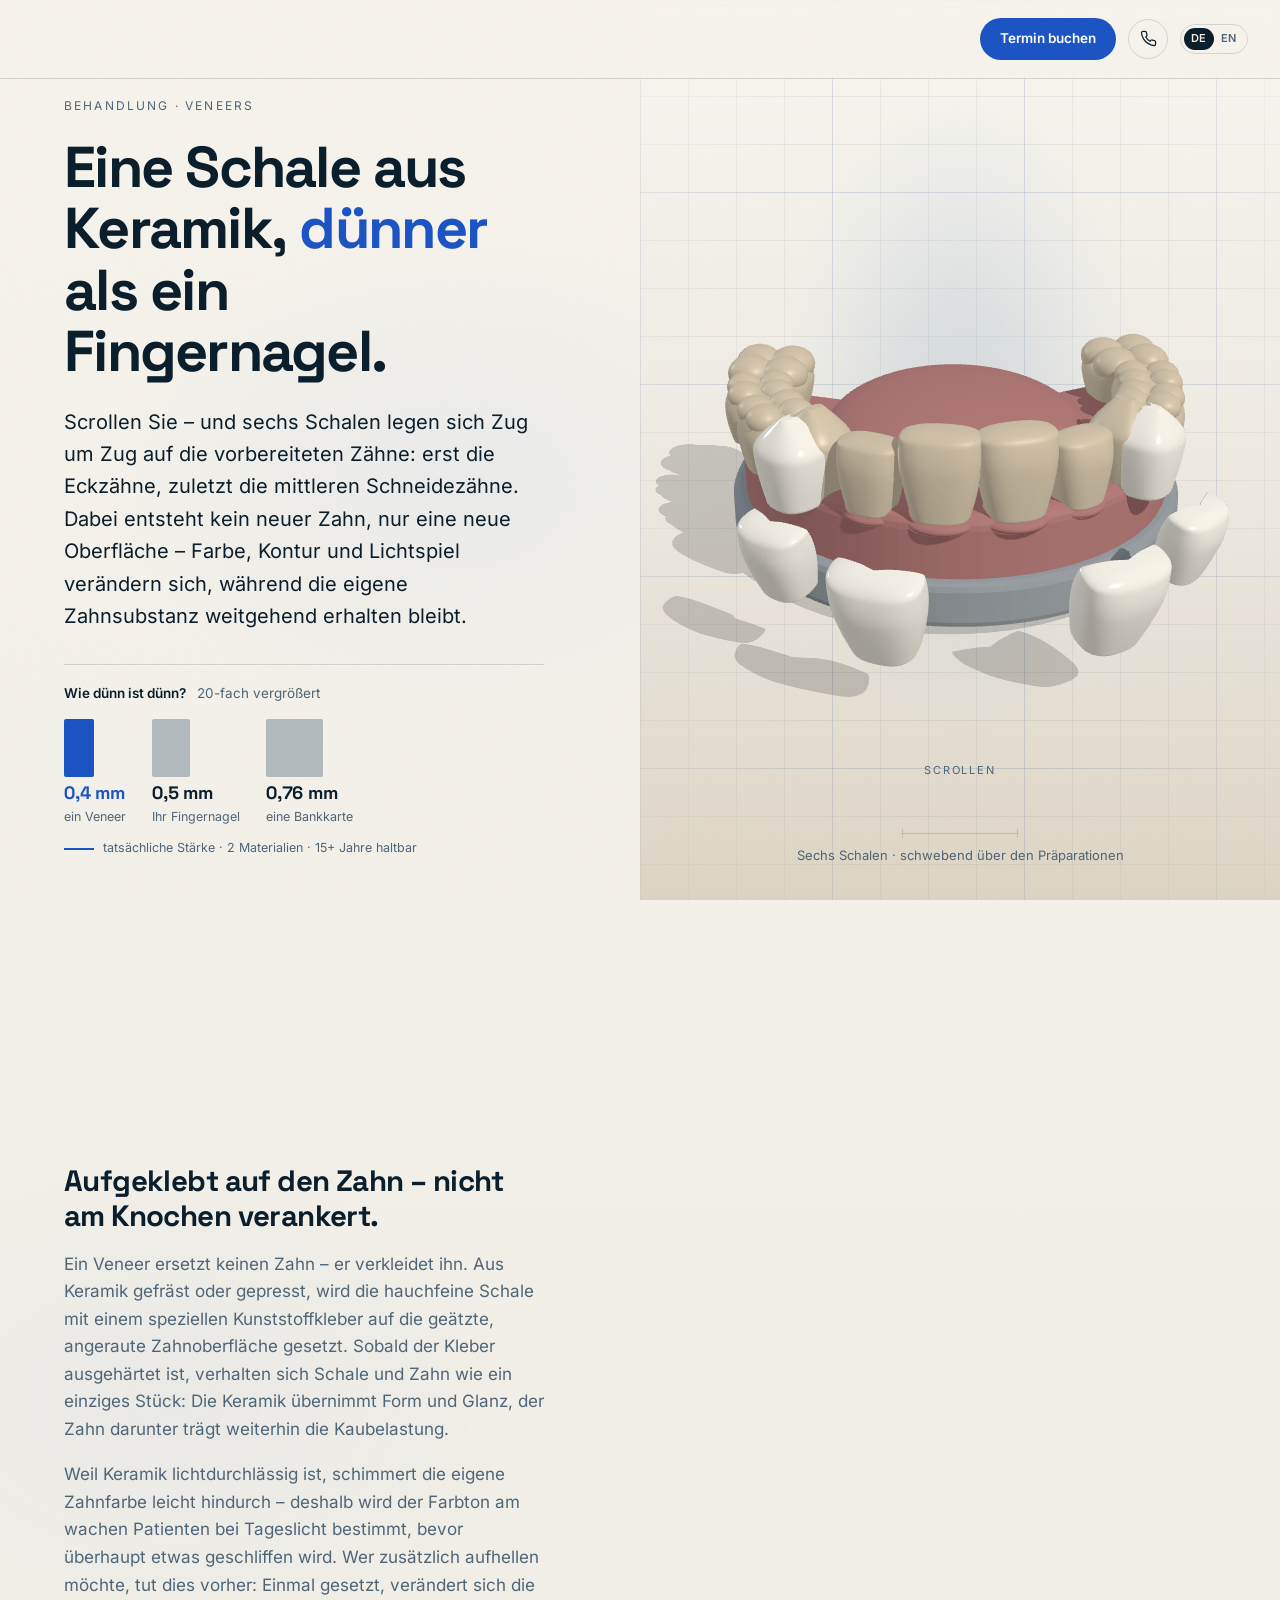
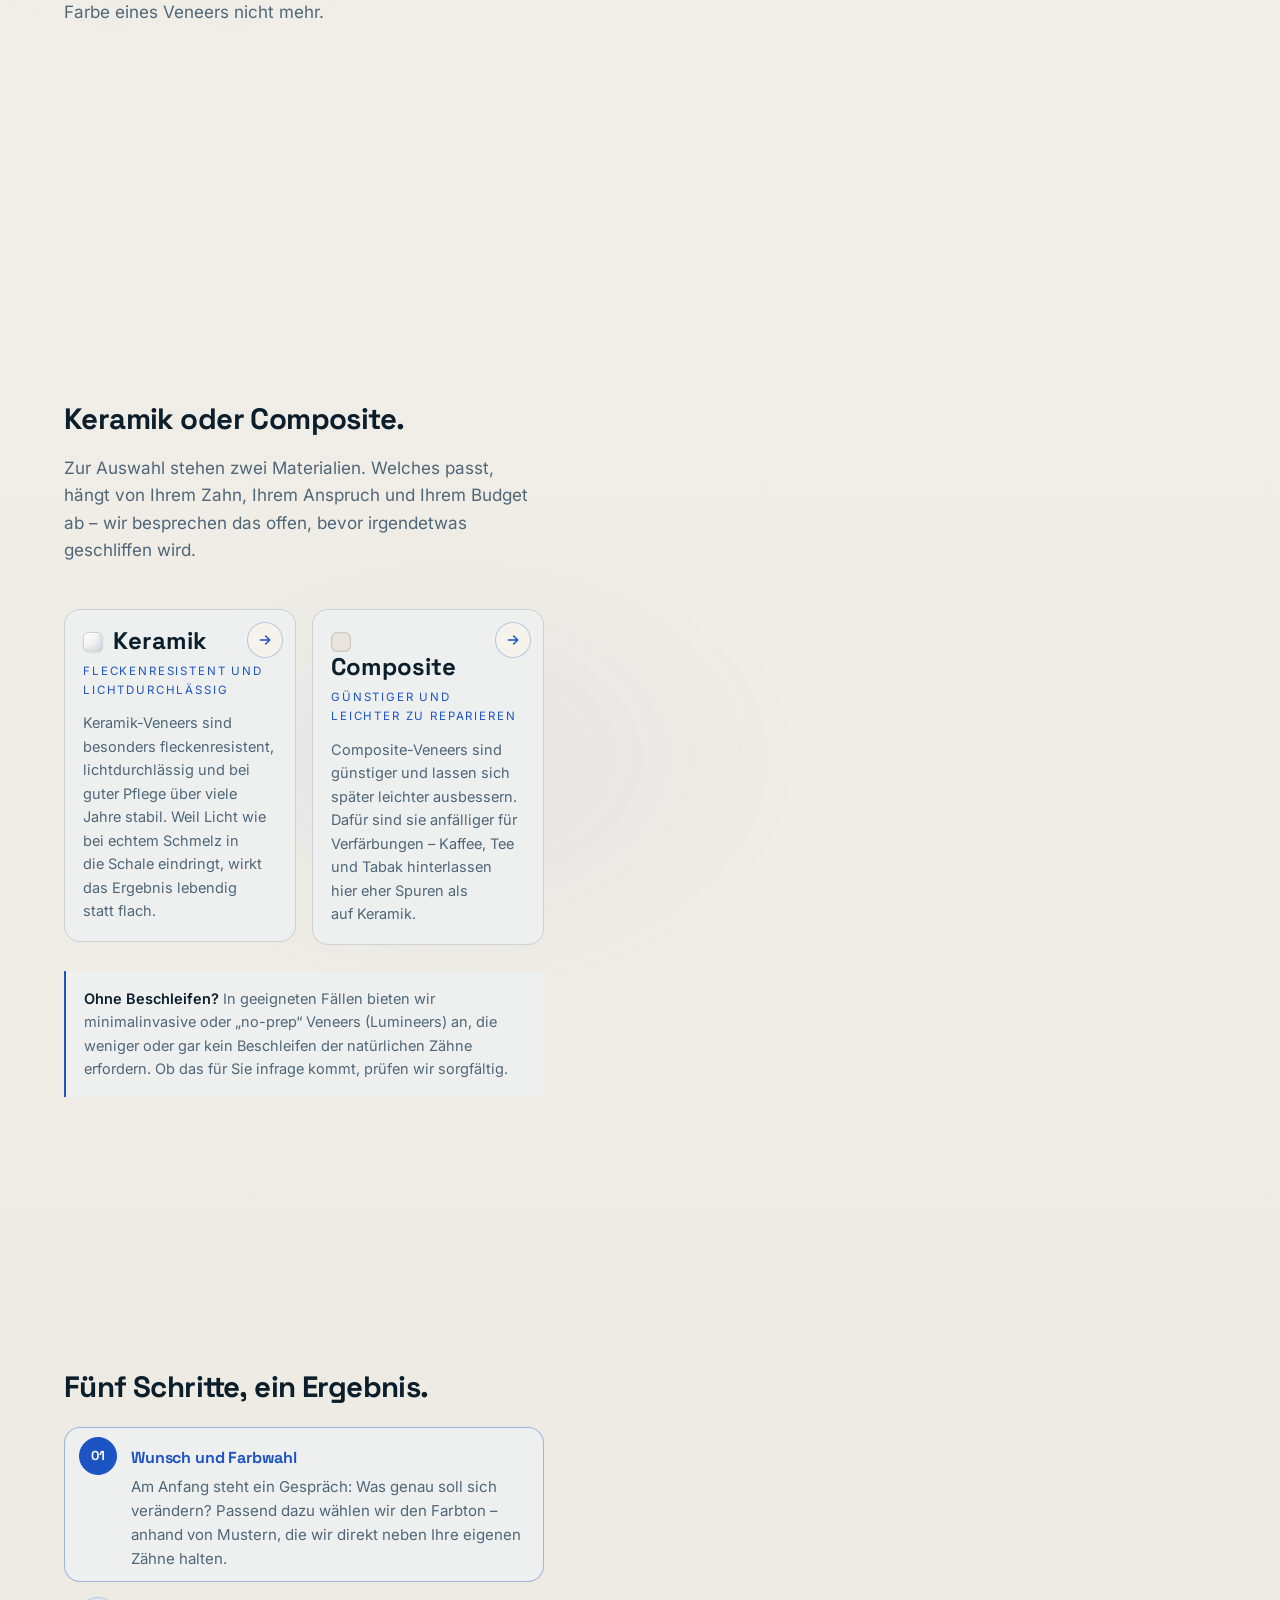
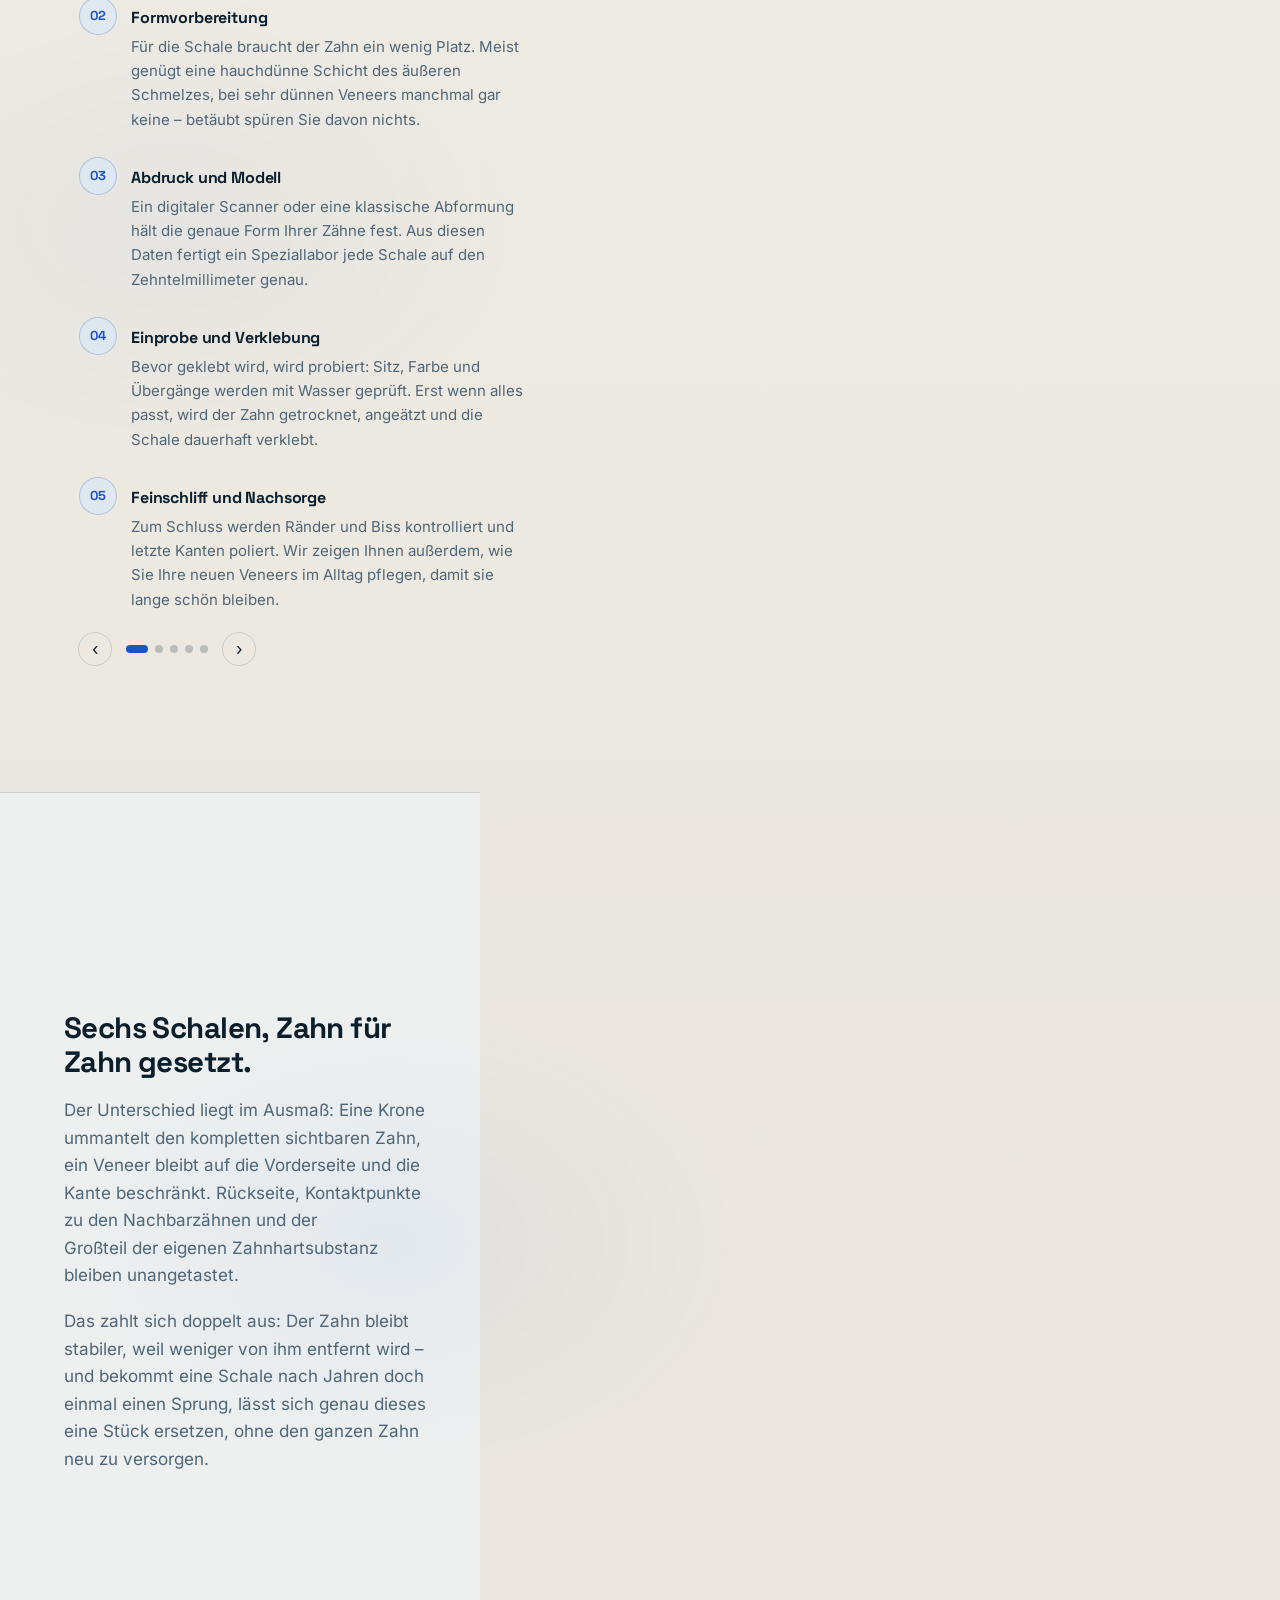
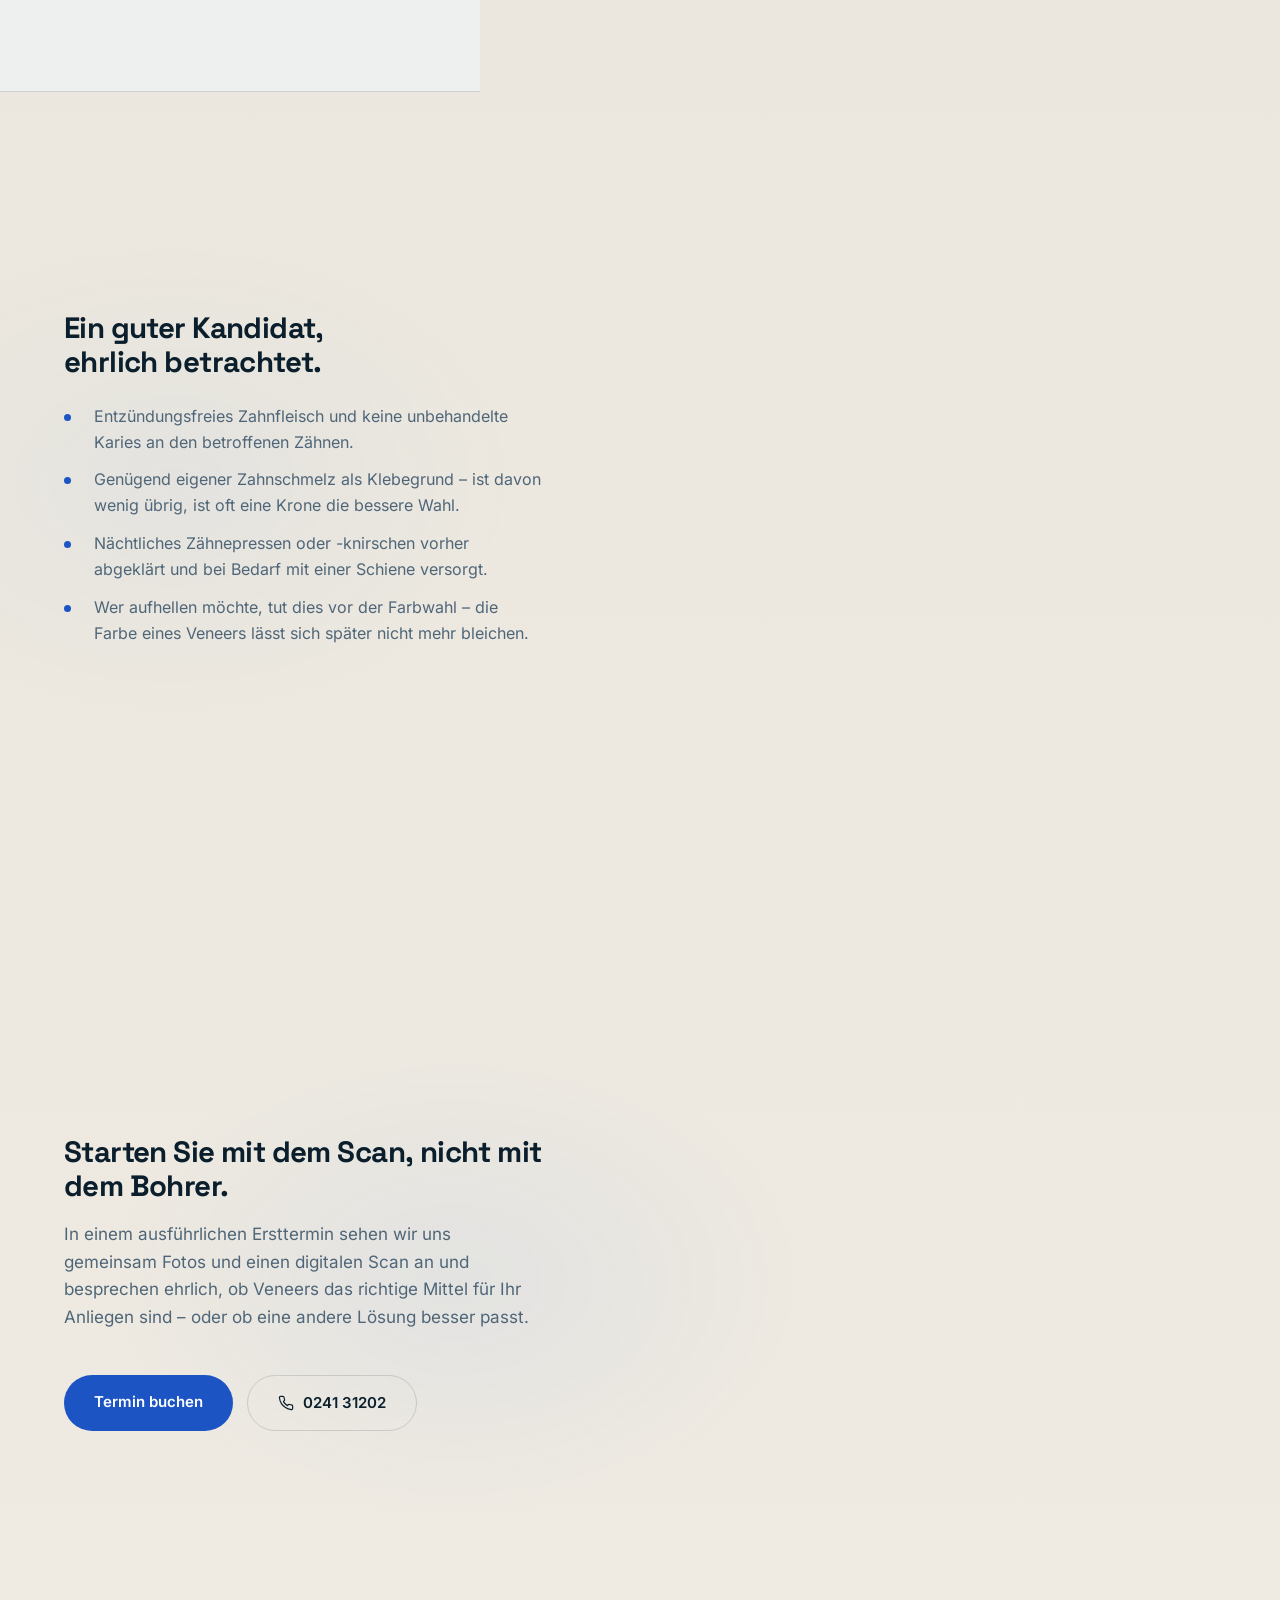
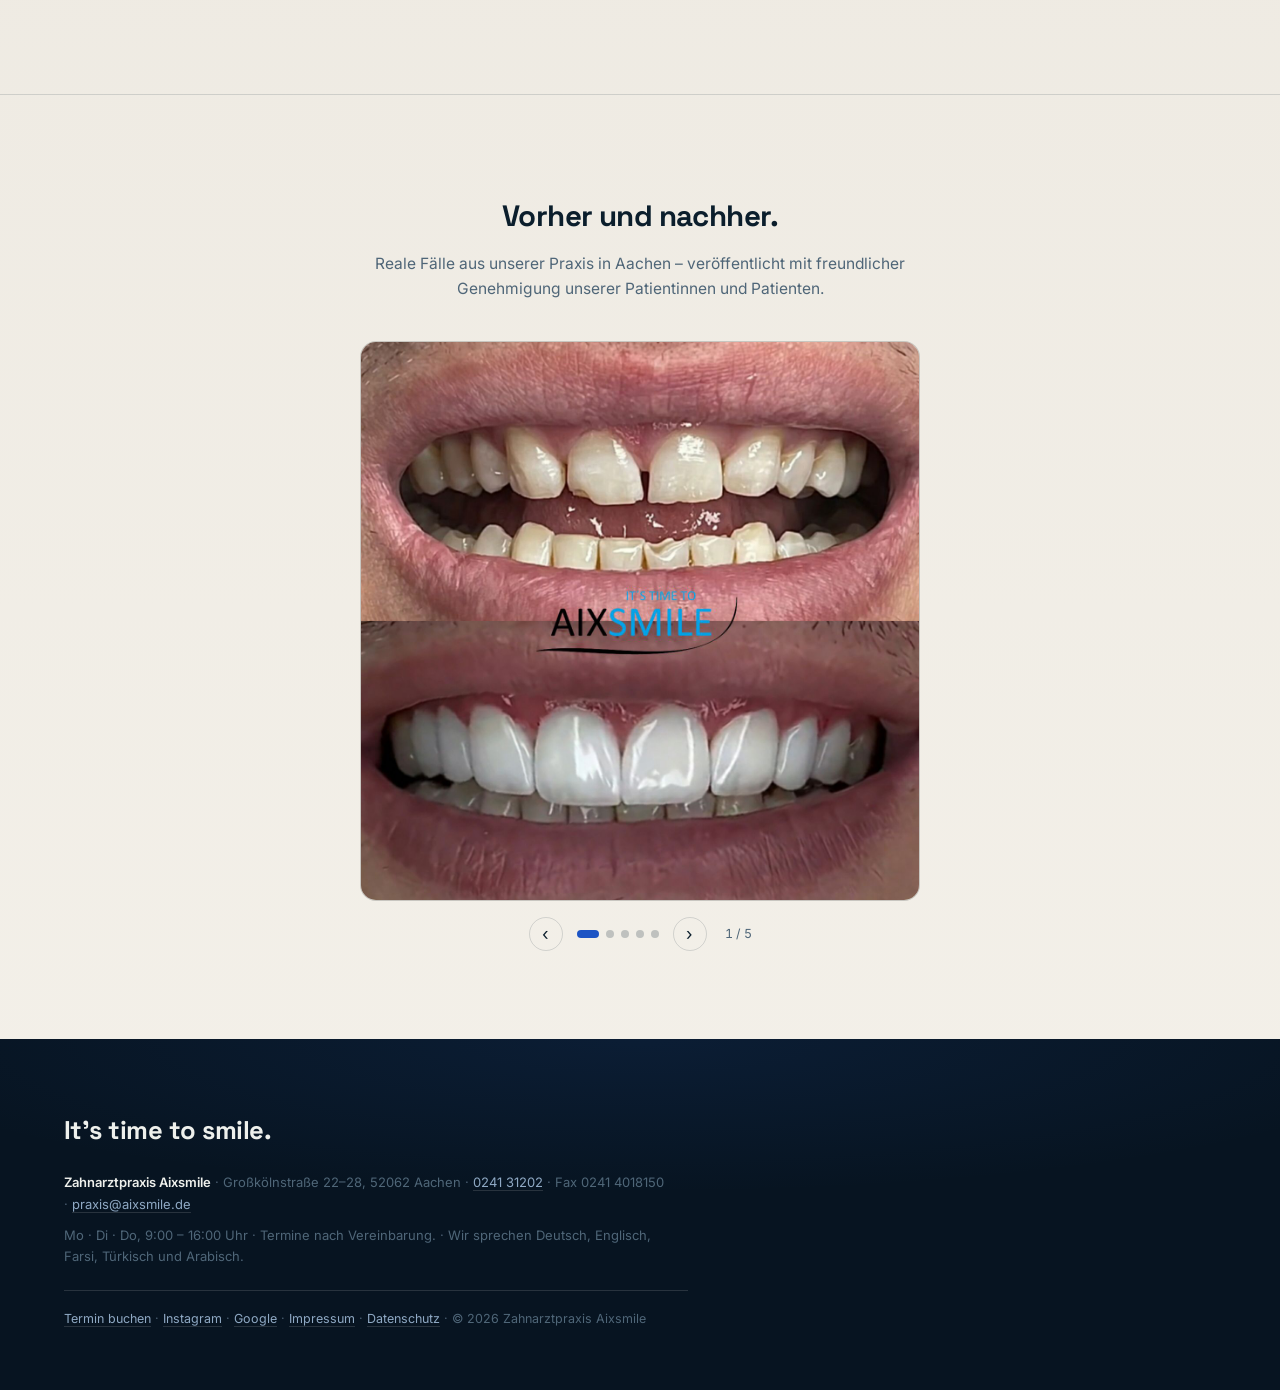
<file: index.html>
<!DOCTYPE html>
<html lang="de">
<head>
<meta charset="utf-8">
<meta name="viewport" content="width=device-width, initial-scale=1">
<title>Veneers: Der Ablauf in 3D – AIXSMILE</title>
<meta name="description" content="Ein interaktives 3D-Modell zeigt Schritt für Schritt, wie Veneers bei AIXSMILE in Aachen entstehen – von der Farbwahl bis zur fertigen Schale.">
<link rel="icon" type="image/svg+xml" href="assets/tooth-mark.svg">
<link rel="stylesheet" href="assets/fonts/fonts.css">
<script type="importmap">
{
  "imports": {
    "three": "./js/vendor/three/three.module.js"
  }
}
</script>
<style>
  /* The canvas is alpha:true, so --paper shows straight through as the
     3D model's backdrop. */
  :root {
    /* Values lifted verbatim from the main site's "Ink & Mint" light theme
       (aixsmile/app/globals.css @theme) so the two sites read as one practice:
       warm paper/greige surfaces, deep navy ink, confident blue accent.
       Names on the right are the main site's own token names. */
    --paper: #efece5;         /* --color-shell   — page + stage background */
    --paper-2: #e7e2d8;       /* --color-shell-2 — ghost-button hover */
    --card: #f6f3ec;          /* --color-card    — lifted surfaces */
    --foam: #d8e8f8;          /* --color-foam    — soft blue chip fill */
    --card-cool: color-mix(in srgb, #d8e8f8 26%, #f6f3ec); /* cards lean cool against warm paper */
    --ink: #0b1e2c;           /* --color-deep    — headings, strong text */
    --ink-soft: #4f6678;      /* --color-muted   — eyebrows, captions, secondary */
    --line: rgba(11, 30, 44, 0.14);
    --text: #4f6678;          /* --color-muted   — body copy, as on the main site */
    --accent: #1d54c4;        /* --color-teal-deep — AA-safe blue for links/small text */
    /* On a light ground "brighter on hover" LOWERS contrast - the dark theme's
       instinct inverted. --color-teal as link hover measures 3.98:1 on shell,
       under AA, so link hover darkens instead (7.75:1). The CTA still fills
       with --color-teal, where white sits on it at 4.70:1. */
    --accent-hover: #17429c;
    --accent-underline: rgba(29, 84, 196, 0.42);
    --cta-hover: #2f6fe0;
    /* dark tokens survive for the footer only, exactly as on the main site */
    --footer-bg: #071421;     /* --color-ink */
    --footer-ink: #eef0ec;    /* --color-ice */
    --footer-soft: #8fa9c4;   /* --color-mist */
  }
  * { box-sizing: border-box; }
  html { scroll-behavior: smooth; overflow-x: clip; }
  body { overflow-x: clip; }
  body {
    margin: 0; color: var(--ink);
    /* a slow vertical tonal shift across the whole document — the page is no
       longer one flat fill, it lifts and settles as you travel down it */
    background-color: var(--paper);
    background-image: linear-gradient(180deg,
      #f6f3ec 0%, #f2efe8 14%, #efece5 34%, #ebe7de 58%, #eeeae2 80%, #f4f1ea 100%);
    font-family: 'Inter', system-ui, sans-serif; font-weight: 400;
    font-size: 17px; line-height: 1.62; -webkit-font-smoothing: antialiased;
  }
  /* fine film grain — keeps a large flat paper field from looking like plastic */
  body::after { content: ''; position: fixed; inset: 0; z-index: 6; pointer-events: none;
    background-image: url("data:image/svg+xml,%3Csvg xmlns='http://www.w3.org/2000/svg' width='160' height='160'%3E%3Cfilter id='n'%3E%3CfeTurbulence type='fractalNoise' baseFrequency='.85' numOctaves='3' stitchTiles='stitch'/%3E%3C/filter%3E%3Crect width='160' height='160' filter='url(%23n)' opacity='.55'/%3E%3C/svg%3E");
    background-size: 160px 160px; opacity: .028; mix-blend-mode: multiply; }

  a { color: var(--accent); text-decoration: none; border-bottom: 1px solid var(--accent-underline); }
  a:hover { color: var(--accent-hover); border-bottom-color: var(--accent-hover); }

  header.top {
    position: fixed; inset: 0 0 auto 0; z-index: 5;
    display: flex; justify-content: flex-end; align-items: center; gap: 24px;
    padding: 18px 32px; background: rgba(246, 243, 236, 0.78);
    backdrop-filter: blur(10px); -webkit-backdrop-filter: blur(10px);
    border-bottom: 1px solid var(--line);
  }
  .controls { display: flex; align-items: center; gap: 12px; }
  /* compact header variant of .btn — section CTAs keep their larger size */

  .langToggle {
    position: relative; display: inline-flex; align-items: center; border: 1px solid var(--line);
    border-radius: 999px; padding: 3px; background: transparent; cursor: pointer; font: inherit;
  }
  .langToggle span {
    position: relative; z-index: 1; display: inline-flex; align-items: center; justify-content: center;
    width: 30px; height: 22px; font-size: 11px; font-weight: 600; letter-spacing: .04em;
    color: var(--ink-soft); transition: color .3s ease;
  }
  .langToggle::before {
    content: ''; position: absolute; top: 3px; left: 3px; width: 30px; height: 22px;
    background: var(--ink); border-radius: 999px; transition: transform .3s cubic-bezier(.2,.7,.2,1);
  }
  .langToggle[data-active="en"]::before { transform: translateX(30px); }
  .langToggle[data-active="de"] span[data-lang="de"],
  .langToggle[data-active="en"] span[data-lang="en"] { color: var(--paper); }

  /* The .block::before ambient pools bleed past the column edges by design;
     clip keeps that bleed from widening the document on narrow screens.
     `clip` (not `hidden`) so no scroll container forms and .stagewrap
     keeps sticking to the viewport. */
  .shell { display: grid; grid-template-columns: 1fr 1fr; align-items: start; overflow-x: clip; }

  /* left: scrolling copy */
  .copy { padding: 0 clamp(28px, 5vw, 88px); }
  /* ambient pools of warm light, alternating left/right down the page */
  .block { position: relative; }
  .block::before { content: ''; position: absolute; pointer-events: none;
    top: 50%; left: -20%; width: 76vw; height: 74vh; transform: translateY(-50%);
    background: radial-gradient(closest-side, rgba(47, 111, 224, .055), transparent 72%); }
  .block:nth-of-type(even)::before { left: auto; right: -24%;
    background: radial-gradient(closest-side, rgba(47, 111, 224, .038), transparent 72%); }
  /* keep copy above the glow: positioned children paint after the pseudo-element */
  .block > * { position: relative; }

  /* Sections deliberately do NOT share one vertical rhythm - a page where every
     section is exactly one viewport tall metronomes, and that regularity is
     what reads as generated. The dense ones breathe, the short ones sit closer. */
  .block { min-height: 100vh; display: flex; flex-direction: column; justify-content: center;
    padding: 96px 0; max-width: 30rem; }
  /* One orchestrated entrance, on the hero, once. Every other section is
     simply there when you arrive at it.
     Fading every child of every section on intersection is the tell: the page
     never settles, and it made the copy depend on JS to become visible at all -
     a failed script left a blank page. Content is now visible by default. */
  /* Visible is the DEFAULT state; the entrance is layered on top only where
     motion is welcome. Written the other way round (opacity:0 by default,
     revealed by animation) the hero disappears entirely if the animation never
     runs - the same failure mode as revealing copy with JS. */
  @media (prefers-reduced-motion: no-preference) {
    /* Landing. A paper curtain lifts off the page first; everything else is
       cued behind it. The stage lifts in, the camera dollies and settles (JS),
       the eyebrow slides in, the headline rises word by word out of a mask
       (spans built by splitWords), the paragraph sharpens in from a blur, then
       the gauge draws its own thickness. fill-mode backwards throughout: an
       animation's final keyframe outranks ordinary rules, so holding a value
       would override later state such as the .mode-images hide. */
    #curtain { position: fixed; inset: 0; z-index: 8; pointer-events: none; background: var(--paper);
      animation: curtainUp 1.05s cubic-bezier(.76, 0, .18, 1) .12s forwards; }
    #curtain::after { content: ''; position: absolute; left: 0; right: 0; bottom: 0; height: 2px; background: var(--accent); opacity: .6; }
    .stage3d { animation: stageIn 1.4s cubic-bezier(.2,.7,.2,1) .45s backwards; }
    .stagewrap::before { animation: fadeIn 1.6s ease .7s backwards; }
    .block:first-child > * { opacity: 0; transform: translateY(22px);
      animation: riseIn .9s cubic-bezier(.2,.7,.2,1) .7s forwards; }
    .block:first-child > :nth-child(2) { animation-delay: .8s; }
    .block:first-child > :nth-child(3) { animation-delay: 1.15s; }
    .block:first-child > :nth-child(4) { animation-delay: 1.3s; }
    .block:first-child .w > span { animation-delay: calc(.85s + var(--i) * 60ms); }
    .slab i { transform-origin: left center; animation: slabGrow .9s cubic-bezier(.2,.7,.2,1) both; }
    .slab:nth-child(1) i { animation-delay: 1.75s; }
    .slab:nth-child(2) i { animation-delay: 1.9s; }
    .slab:nth-child(3) i { animation-delay: 2.05s; }
    .gaugeNote i { transform-origin: left center; animation: slabGrow .6s cubic-bezier(.2,.7,.2,1) 2.25s both; }
    .hint { animation: hintPulse 2.6s ease-in-out 2.4s infinite; }
  }
  @keyframes curtainUp { to { clip-path: inset(0 0 100% 0); } }
  @keyframes riseIn { to { opacity: 1; transform: none; } }
  @keyframes wordUp { from { transform: translateY(112%); } to { transform: none; } }
  @keyframes hintPulse { 0%, 100% { opacity: .45; transform: translateX(-50%) translateY(0); } 50% { opacity: 1; transform: translateX(-50%) translateY(4px); } }
  @media (prefers-reduced-motion: reduce) { #curtain { display: none; } }

  /* word masks: each word of a headline rises from behind its own line */
  .w { display: inline-block; overflow: hidden; vertical-align: bottom; padding-bottom: .08em; margin-bottom: -.08em; }
  .w > span { display: inline-block; transform: translateY(112%); }
  .block:first-child .w > span, .in .w > span { animation: wordUp .75s cubic-bezier(.2,.7,.2,1) both; }
  .in .w > span { animation-delay: calc(var(--i) * 45ms); }
  html:not(.js) .w > span { transform: none; }
  @media (prefers-reduced-motion: reduce) { .w > span { transform: none; animation: none !important; } }
  @keyframes stageIn { from { opacity: 0; transform: translateY(22px) scale(.985); } to { opacity: 1; transform: none; } }
  @keyframes fadeIn { from { opacity: 0; } to { opacity: 1; } }
  @keyframes slabGrow { from { transform: scaleX(0); } to { transform: scaleX(1); } }

  /* ---------- B. section reveal, once, on arrival ----------
     Gated on html.js so a page without JavaScript shows everything at once.
     Each section's children rise in a short stagger the first time it enters
     the viewport, then stay. The hero has its own landing sequence above. */
  .js .block:not(:first-child):not(.in) > *,
  .js .beforeAfter:not(.in) .inner > * { opacity: 0; transform: translateY(30px); }
  .block:not(:first-child) > *, .beforeAfter .inner > * {
    transition: opacity .9s cubic-bezier(.2,.7,.2,1), transform .9s cubic-bezier(.2,.7,.2,1); }
  .block.in > :nth-child(2), .beforeAfter.in .inner > :nth-child(2) { transition-delay: .12s; }
  .block.in > :nth-child(3), .beforeAfter.in .inner > :nth-child(3) { transition-delay: .24s; }
  .block.in > :nth-child(4), .beforeAfter.in .inner > :nth-child(4) { transition-delay: .36s; }
  .block.in > :nth-child(n+5) { transition-delay: .45s; }
  @media (prefers-reduced-motion: reduce) {
    .js .block:not(:first-child):not(.in) > *, .js .beforeAfter:not(.in) .inner > * { transform: none; }
    .block:not(:first-child) > *, .beforeAfter .inner > * { transition-duration: .15s; transition-delay: 0s !important; }
  }

  /* Cadence. Sections deliberately do NOT all stand exactly one viewport tall:
     the densest gets extra air, the short ones sit closer than their neighbours.
     Uniform section height is what makes a page metronome, and that regularity
     is a large part of what reads as generated. Desktop only - the phone tiers
     below still give each section its own screen. */
  @media (min-width: 901px) {
    /* One section breaks the page's composition on purpose.
       Every other section is heading-then-prose in the left column beside the
       stage - six repetitions of one shape, which is the structural fingerprint
       of a template no matter how good the type is. The veneer-vs-crown section
       is the natural one to break: it is the page's only genuinely comparative
       passage, and the camera is overhead here. It bleeds to the left edge on a
       tinted card and sets its two paragraphs side by side. Not a word of the
       clinical copy changes - only where it sits. */
    /* Prose stays ONE column. Split across the copy column's 480px it gave
       ~165px measures - three words a line, and German compounds make that
       worse. The break comes from the card bleeding off the left edge, not
       from columns the width cannot carry. */
    #crown { background: var(--card-cool); border-top: 1px solid var(--line);
      border-bottom: 1px solid var(--line);
      margin-left: calc(-1 * clamp(28px, 5vw, 88px));
      padding: clamp(44px, 6vh, 76px) clamp(30px, 3vw, 52px)
               clamp(44px, 6vh, 76px) clamp(28px, 5vw, 88px); }
    #crown h2 { max-width: 18ch; }
    #crown p:last-of-type { margin-bottom: 0; }

    #material { min-height: 112vh; }
    #process  { min-height: auto; padding: 12vh 0 14vh; }
    #suitability { min-height: 86vh; }
    #consult { min-height: 92vh; padding-bottom: 10vh; }
  }

  .eyebrow { font-size: 12px; letter-spacing: .18em; text-transform: uppercase; color: var(--ink-soft); margin: 0 0 22px; }
  /* Space Grotesk bold for display + Inter for body: the main site's locked
     pairing (aixsmile/app/layout.tsx). Space Grotesk ships no true italic, so
     the accent word is carried by colour rather than a synthesised slant. */
  h1 { font-family: 'Space Grotesk', system-ui, sans-serif; font-weight: 700; font-size: clamp(34px, 4.5vw, 62px);
    line-height: 1.06; letter-spacing: -.03em; margin: 0 0 24px; color: var(--ink); }
  h1 em { font-style: normal; color: var(--accent); }
  h2 { font-family: 'Space Grotesk', system-ui, sans-serif; font-weight: 700; font-size: clamp(23px, 2.3vw, 31px);
    line-height: 1.16; letter-spacing: -.02em; margin: 0 0 18px; text-wrap: pretty; color: var(--ink); }
  p { margin: 0 0 18px; color: var(--text); text-wrap: pretty; }
  p.lead { font-size: 20px; color: var(--ink); }
  .materials { display: grid; grid-template-columns: 1fr 1fr; gap: 16px; margin: 26px 0 4px; align-items: stretch; }
  /* Flip cards, the main site's MaterialFlipCard ported: FRONT = name + text
     with an arrow in the top-right; click flips the card (rotateY) to the BACK
     = a photo of that veneer type with a caption. The hidden face is inert.
     Reduced motion keeps the flip and makes it instant. */
  .flip { perspective: 1200px; min-height: 13rem; }
  .flipInner { position: relative; height: 100%; transition: transform .5s cubic-bezier(.2,.7,.2,1);
    transform-style: preserve-3d; }
  .flip.is-flipped .flipInner { transform: rotateY(180deg); }
  @media (prefers-reduced-motion: reduce) { .flipInner { transition: none; } }
  .flipFace { backface-visibility: hidden; -webkit-backface-visibility: hidden; border-radius: 16px;
    border: 1px solid var(--line); }
  .flipFront { position: relative; padding: 18px; background: var(--card-cool); }
  .flip.is-flipped .flipFront { pointer-events: none; }
  .flipBack { position: absolute; inset: 0; overflow: hidden; background: var(--paper-2);
    transform: rotateY(180deg); pointer-events: none; }
  .flip.is-flipped .flipBack { pointer-events: auto; }
  .flipBack img { position: absolute; inset: 0; width: 100%; height: 100%; object-fit: cover; }
  .flipBtn { position: absolute; right: 12px; top: 12px; z-index: 2; display: grid; place-items: center;
    width: 36px; height: 36px; border-radius: 50%; padding: 0; cursor: pointer; font: inherit;
    background: var(--card); color: var(--accent); border: 1px solid color-mix(in srgb, var(--accent) 28%, transparent);
    transition: background .2s ease, border-color .2s ease; }
  .flipBtn svg { width: 16px; height: 16px; }
  .flipBtn:hover { background: var(--foam); border-color: color-mix(in srgb, var(--accent) 55%, transparent); }
  .flipBtn:focus-visible { outline: 2px solid var(--accent); outline-offset: 2px; }
  .flipHit { position: absolute; inset: 0; z-index: 2; background: transparent; border: 0; cursor: pointer; }
  .flipHit:focus-visible { outline: 2px solid var(--accent); outline-offset: -3px; border-radius: 16px; }
  .flipCaption { position: absolute; inset: auto 0 0 0; z-index: 3; pointer-events: none;
    padding: 34px 16px 14px; color: #fff;
    background: linear-gradient(to top, rgba(11, 30, 44, .82), rgba(11, 30, 44, .35) 55%, transparent); }
  .flipCaption b { display: block; font-family: 'Space Grotesk', system-ui, sans-serif; font-weight: 700; font-size: 14.5px; }
  .flipCaption span { display: block; margin-top: 2px; font-size: 12px; color: rgba(255,255,255,.78); }
  .flipFront .materialName { padding-right: 40px; }
  .flipFront p:last-child { margin: 0; font-size: 14.5px; color: var(--ink-soft); }
  .materialName { font-family: 'Space Grotesk', system-ui, sans-serif; font-weight: 700; font-size: 24px; line-height: 1.1;
    color: var(--ink); margin: 0 0 8px; }
  /* the physical difference in a glance: light enters ceramic (translucent,
     a lit edge); composite is opaque and matte */
  .swatch { display: inline-block; width: 20px; height: 20px; border-radius: 6px; vertical-align: -3px;
    margin-right: 10px; border: 1px solid var(--line); }
  .swatch--ceramic { background: linear-gradient(135deg, #ffffff 0%, #f6f5f1 38%, #dfe5ec 100%);
    box-shadow: inset 1px 1px 0 rgba(255,255,255,.95), inset -2px -2px 5px rgba(143,169,196,.28), 0 1px 2px rgba(11,30,44,.08); }
  .swatch--composite { background: #e9e5dc; box-shadow: inset 0 0 0 1px rgba(11,30,44,.04); }
  .materialLead { font-size: 11.5px; letter-spacing: .16em; text-transform: uppercase;
    color: var(--accent); margin: 0 0 12px; }
  .materialNote { margin-top: 22px; padding: 16px 18px; border-left: 2px solid var(--accent);
    background: var(--card-cool); font-size: 14.5px; color: var(--text); }
  .materialNote b { color: var(--ink); font-weight: 600; }

  /* the gauge: three slabs on edge, WIDTH is thickness at --mag */
  .gauge { --mag: 20mm; margin-top: 14px; padding-top: 18px; border-top: 1px solid var(--line); }
  @media (min-width: 901px) and (max-height: 820px) { .gauge { --mag: 14mm; } }
  .gaugeTitle { margin: 0 0 14px; font-size: 13.5px; font-weight: 600; color: var(--ink); }
  .gaugeMag { margin-left: 8px; font-weight: 400; color: var(--ink-soft); }
  .gaugeSlabs { display: flex; align-items: flex-end; gap: 26px; }
  .slab { display: grid; justify-items: start; gap: 7px; }
  .slab i { display: block; height: 58px; width: calc(var(--mm) * var(--mag)); border-radius: 2px;
    background: color-mix(in srgb, var(--ink-soft) 40%, transparent); }
  .slab.is-veneer i { background: var(--accent); }
  .slab b { font-family: 'Space Grotesk', system-ui, sans-serif; font-size: 18px; font-weight: 700;
    font-variant-numeric: tabular-nums; letter-spacing: -.01em; color: var(--ink); line-height: 1; }
  .slab.is-veneer b { color: var(--accent); }
  .slab span { font-size: 12.5px; color: var(--ink-soft); line-height: 1.2; }
  .gaugeNote { display: flex; align-items: center; gap: 9px; margin: 14px 0 0; font-size: 12.5px; color: var(--ink-soft); }
  .gaugeNote i { display: inline-block; width: 30px; height: calc(var(--mm) * 1mm); min-height: 1px; background: var(--accent); }

  /* generous vertical rhythm: as you scroll through the list, the pinned 3D
     model advances one step at a time (see readScroll/ANCHOR_KEYS) — the
     large gap gives each step room to be "current" for a moment. */
  /* Steps follow the main site's veneers gallery (StepImageGallery): each step
     is a real button with a numbered chip, and picking one swaps the photo. The
     stage is our single image slot, so the format differs - a stack of step
     rows over the stage rather than their list-left / image-right pair - while
     the behaviour matches. */
  ol.steps { list-style: none; margin: 4px 0 0; padding: 0; display: grid; gap: 5px; }
  ol.steps li { display: block; }
  .stepBtn { display: grid; grid-template-columns: 38px 1fr; gap: 14px; align-items: start;
    width: 100%; text-align: left; font: inherit; color: inherit; cursor: pointer;
    padding: 9px 14px; border-radius: 16px;
    background: transparent; border: 1px solid transparent;
    transition: background .2s ease, border-color .2s ease; }
  .stepBtn:hover { background: color-mix(in srgb, var(--card) 65%, transparent);
    border-color: color-mix(in srgb, var(--accent) 20%, transparent); }
  li.active .stepBtn { background: var(--card-cool);
    border-color: color-mix(in srgb, var(--accent) 38%, transparent); }
  .stepBtn:focus-visible { outline: 2px solid var(--accent); outline-offset: 2px; }

  /* arrows + dots: either moves the image, and the step list follows */
  .stepNav { display: flex; align-items: center; gap: 14px; margin-top: 10px; padding-left: 14px; }
  .stepArrow { display: grid; place-items: center; width: 34px; height: 34px; flex: 0 0 auto;
    border-radius: 50%; border: 1px solid var(--line); background: transparent;
    color: var(--ink); font: inherit; font-size: 17px; line-height: 1; cursor: pointer;
    transition: background .2s ease, border-color .2s ease, color .2s ease; }
  .stepArrow:hover { background: var(--card); border-color: color-mix(in srgb, var(--accent) 40%, transparent); color: var(--accent); }
  .stepArrow:focus-visible { outline: 2px solid var(--accent); outline-offset: 2px; }
  .stepDots { display: flex; align-items: center; gap: 7px; }
  .stepDot { height: 8px; width: 8px; padding: 0; border: 0; border-radius: 999px; cursor: pointer;
    background: color-mix(in srgb, var(--ink) 22%, transparent);
    transition: width .25s ease, background .25s ease; }
  .stepDot:hover { background: color-mix(in srgb, var(--ink) 42%, transparent); }
  .stepDot.on { width: 22px; background: var(--accent); }
  .stepDot:focus-visible { outline: 2px solid var(--accent); outline-offset: 3px; }
  ol.steps i { font-style: normal; font-family: 'Space Grotesk', system-ui, sans-serif;
    font-weight: 700; font-size: 13px; display: grid; place-items: center;
    width: 38px; height: 38px; border-radius: 50%;
    background: color-mix(in srgb, var(--foam) 60%, transparent);
    color: var(--accent); border: 1px solid color-mix(in srgb, var(--accent) 25%, transparent);
    transition: background .2s ease, color .2s ease, border-color .2s ease; }
  li.active i { background: var(--accent); color: #fff; border-color: var(--accent); }
  ol.steps h3 { margin: 8px 0 4px; font-size: 16px; font-weight: 700;
    font-family: 'Space Grotesk', system-ui, sans-serif; letter-spacing: -.01em; color: var(--ink);
    transition: color .2s ease; }
  li.active h3 { color: var(--accent); }
  ol.steps p { margin: 0; font-size: 15px; color: var(--ink-soft); }

  ul.checks { list-style: none; margin: 6px 0 0; padding: 0; display: grid; gap: 12px; }
  ul.checks li { display: grid; grid-template-columns: 18px 1fr; gap: 12px; font-size: 16px; color: var(--text); }
  ul.checks li::before { content: ''; width: 7px; height: 7px; margin-top: 10px; border-radius: 50%; background: var(--accent); }

  .cta { display: flex; gap: 14px; flex-wrap: wrap; margin-top: 26px; }
  .btn { display: inline-block; border: 0; font: inherit; font-size: 15px; font-weight: 600;
    letter-spacing: 0; border-radius: 999px;
    padding: 15px 30px; background: var(--accent); color: #fff; cursor: pointer; }
  /* white on --color-teal-deep measures ~6.7:1 on the main site, so the CTA
     stays AA at this size and on every surface the page uses */
  .btn:hover { background: var(--cta-hover); color: #fff; border-bottom: 0; }
  .btn.ghost { background: transparent; color: var(--ink); border: 1px solid var(--line); }
  .btn.ghost:hover { background: var(--paper-2); color: var(--ink); }
  .btnSm { font-size: 13.5px; padding: 10px 20px; white-space: nowrap; }
  /* icon-only call button — square, label lives in aria-label (set per language) */
  .btnIcon { padding: 0; width: 40px; height: 40px; display: inline-flex; align-items: center; justify-content: center;
    box-sizing: border-box; flex: 0 0 auto; min-width: 0; font-size: 0; border-radius: 999px; }
  .btnIcon svg { width: 17px; height: 17px; display: block; }
  /* icon + visible label — used where there is room for the number */
  .btnWithIcon { display: inline-flex; align-items: center; gap: 9px; }
  .btnWithIcon svg { width: 16px; height: 16px; flex: 0 0 auto; }

  /* right: pinned stage — swaps between the 3D model (hero / what-it-is /
     crown / suitability / consult) and a per-step photo (the process
     section only, see .stagewrap.mode-images below). */
  /* The stage is a PLACE, not a paper field. Ported from the main site's
     "Precision Studio" backdrop (app/page.tsx): a matte cyclorama in the shell
     ramp, a faint dental-CAD planning grid masked to the model zone, a floor,
     and a cool mist pocket behind the model so pale porcelain reads against
     real contrast instead of washing into warm paper. Values are the main
     site's own; --cx/--cy track where the model sits per breakpoint. */
  .stagewrap { position: sticky; top: 0; height: 100vh; --cx: 50%; --cy: 46%;
    background:
      linear-gradient(to top, rgba(214, 204, 184, .55) 0%, rgba(224, 216, 202, .26) 22%, transparent 40%),
      linear-gradient(to bottom, #f8f6f0 0%, #efece5 42%, #e7e2d8 74%, #e4ded0 100%); }
  .stagewrap::before { content: ''; position: absolute; inset: 0; pointer-events: none;
    background-image:
      repeating-linear-gradient(to right,  rgba(11, 30, 44, .055) 0 1px, transparent 1px 48px),
      repeating-linear-gradient(to bottom, rgba(11, 30, 44, .055) 0 1px, transparent 1px 48px),
      repeating-linear-gradient(to right,  rgba(29, 84, 196, .085) 0 1px, transparent 1px 192px),
      repeating-linear-gradient(to bottom, rgba(29, 84, 196, .085) 0 1px, transparent 1px 192px);
    -webkit-mask-image: radial-gradient(105% 115% at var(--cx) var(--cy), #000 0%, #000 36%, rgba(0,0,0,.45) 60%, transparent 80%);
            mask-image: radial-gradient(105% 115% at var(--cx) var(--cy), #000 0%, #000 36%, rgba(0,0,0,.45) 60%, transparent 80%); }
  /* contrast pocket sits between the grid and the canvas (the canvas is alpha) */
  .stage3d { background: radial-gradient(36% 46% at var(--cx) var(--cy),
      rgba(143, 169, 196, .30), rgba(180, 199, 219, .16) 52%, transparent 78%); }
  .stage3d { position: absolute; inset: 0; transition: opacity .5s ease; }
  canvas#scene { display: block; width: 100%; height: 100%; }
  .caption { position: absolute; left: 0; right: 0; bottom: 34px; text-align: center;
    font-size: 13px; letter-spacing: 0; color: var(--ink-soft);
    transition: opacity .45s ease; }
  .scalebar { position: absolute; left: 50%; transform: translateX(-50%); bottom: 66px;
    width: 116px; height: 1px; background: var(--line); }
  .scalebar::before, .scalebar::after { content: ''; position: absolute; top: -4px; width: 1px; height: 9px; background: var(--line); }
  .scalebar::before { left: 0; } .scalebar::after { right: 0; }
  .hint { position: absolute; left: 50%; transform: translateX(-50%); bottom: 120px;
    font-size: 11px; letter-spacing: .18em; text-transform: uppercase; color: var(--ink-soft);
    transition: opacity .4s ease; }

  .stepImages { position: absolute; inset: 0; opacity: 0; transition: opacity .5s ease; pointer-events: none; }
  /* On a laptop the photo is a framed 4:3 card in the stage column - the main
     site's gallery slot - rather than a photo bleeding to every edge. */
  @media (min-width: 901px) {
    .stagewrap > .stepImages { inset: auto 9% auto 9%; top: 50%; transform: translateY(-50%);
      aspect-ratio: 4 / 3; border-radius: 22px; overflow: hidden; border: 1px solid var(--line);
      box-shadow: 0 30px 70px -36px rgba(11, 30, 44, .45); }
    .stagewrap > .stepImages::after { border-radius: 22px;
      background: linear-gradient(to top, rgba(11, 30, 44, .10), transparent 38%); }
  }
  .stepImages img { position: absolute; inset: 0; width: 100%; height: 100%; object-fit: cover;
    opacity: 0; transition: opacity .6s ease;
    /* graded toward the page's warm-paper world: lifted and slightly desaturated
       so clinical photography sits in the light theme instead of punching a
       dark hole in it. No sepia now that the ground is paper, not near-black. */
    filter: saturate(.86) brightness(1.04) contrast(.97); }
  /* scrim: dissolves the hard vertical seam where photo meets the paper field */
  .stepImages::after { content: ''; position: absolute; inset: 0; pointer-events: none;
    background:
      linear-gradient(to right, var(--paper) 0%, rgba(239,236,229,.55) 6%, transparent 22%),
      linear-gradient(to top, rgba(239,236,229,.6) 0%, transparent 34%),
      radial-gradient(120% 90% at 60% 40%, transparent 45%, rgba(239,236,229,.4) 100%); }
  .stepImages img.active { opacity: 1; }
  /* caption over the image slot: "01 / 05 · Title", on a gradient like the
     main site's from-deep/80 via-deep/35 overlay */
  .stepCounter { position: absolute; left: 0; right: 0; bottom: 0; z-index: 2;
    margin: 0; padding: 34px 18px 14px; pointer-events: none;
    font-size: 13.5px; font-weight: 600; color: #fff; font-variant-numeric: tabular-nums;
    background: linear-gradient(to top, rgba(11, 30, 44, .82), rgba(11, 30, 44, .34) 46%, transparent); }
  .stagewrap.mode-images .stage3d, .stagewrap.veiled .stage3d { opacity: 0; pointer-events: none; }
  .stagewrap.mode-images .stepImages { opacity: 1; pointer-events: auto; }

  .beforeAfter { border-top: 1px solid var(--line); padding: 104px clamp(28px, 5vw, 88px) 88px; }
  .beforeAfter .inner { max-width: 64rem; margin: 0 auto; text-align: center; }
  .beforeAfter .eyebrow { text-align: center; }
  .beforeAfter h2 { text-align: center; }
  .beforeAfter p.lede { max-width: 34rem; margin: 0 auto 8px; color: var(--ink-soft); font-size: 15.5px; }
  .baViewer { margin: 40px auto 0; max-width: 560px; }
  .baStage { position: relative; aspect-ratio: 1 / 1; border-radius: 16px; overflow: hidden;
    background: var(--paper-2); border: 1px solid var(--line); }
  .baStage img { position: absolute; inset: 0; width: 100%; height: 100%; object-fit: contain;
    opacity: 0; transition: opacity .45s ease; }
  .baStage img.active { opacity: 1; }
  .baNav { justify-content: center; padding-left: 0; margin-top: 16px; }
  .baCount { font-size: 12.5px; color: var(--ink-soft); font-variant-numeric: tabular-nums; margin-left: 4px; }

  /* Mirrors the main site's .outro-footer: a faint teal wash falling from the
     top edge over pure ink, ice-coloured text. The one dark band on a light
     page, same as aixsmile.de. */
  footer { padding: 76px clamp(28px, 5vw, 88px) 60px;
    font-size: 13px; line-height: 1.65;
    color: var(--footer-soft);
    background:
      radial-gradient(115% 80% at 50% 0%, rgba(47, 111, 224, .10), transparent 55%),
      var(--footer-bg);
    --line: rgba(238, 240, 236, 0.14);
    --ink: var(--footer-ink);
    --ink-soft: var(--footer-soft);
    --accent: #8fc4f5;
    --accent-hover: #d8e8f8;
  }
  /* One block, ragged right, no columns. Measure is held near 78ch so it reads
     as a colophon rather than a wall. */
  .colophon { max-width: 78ch; }
  .colophonLead { font-family: 'Space Grotesk', system-ui, sans-serif; font-weight: 700;
    font-size: clamp(21px, 2vw, 27px); line-height: 1.2; letter-spacing: -.02em;
    color: var(--footer-ink); margin: 0 0 26px; }
  .colophonBlock { margin: 0 0 10px; text-wrap: pretty; }
  .colophonBlock b { color: var(--footer-ink); font-weight: 600; }
  .colophonMeta { margin: 22px 0 0; padding-top: 18px; border-top: 1px solid var(--line);
    font-size: 12.5px; text-wrap: pretty; }
  /* the separator carries the rhythm the columns used to */
  .colophon .sep { color: var(--footer-soft); opacity: .5; }
  footer a { color: var(--ink-soft); border-bottom-color: var(--line); }
  footer a:hover { color: var(--ink); }

  @media (max-width: 900px) {
    .shell { grid-template-columns: 1fr; }
    /* The main site's journey model, exactly: a FULL-SCREEN sticky stage
       (hero-stage sticky top-0 h-[100svh]) with the narrative pulled back over
       it (-mt-[100svh] at z-10), each act one screen tall. The model therefore
       stays CENTRED and animating the whole way down while the copy travels
       around it, instead of sitting in a band at the top that the page scrolls
       past. z-order: stage 1, copy 2, header 5. */
    .stagewrap { position: sticky; top: 0; height: 100svh; order: -1;
      --cx: 50%; --cy: 27%; z-index: 1; }
    .copy { margin-top: -100svh; position: relative; z-index: 2; }
    /* Copy sits low so the model reads above it - the main site does the same
       on phones (the act carries pt-[14svh] pb-24, the poster is nudged down
       by 4svh). */
    .block { min-height: 100svh; justify-content: flex-end;
      padding: 27svh 0 6svh; max-width: none; }
    /* Phone: the gallery stacks - image above, steps below - which is the same
       relationship as the laptop's left/right, folded. The slot scrolls with
       the section; pinned in the stage it sat still while the steps ran under
       it. The process section starts from the top for the same reason it is
       taller than one screen. */
    #process { justify-content: flex-start; padding-top: 16svh; padding-bottom: 8svh; }
    .stepFigure { position: relative; width: 100%; aspect-ratio: 4 / 3;
      margin: 4px 0 6px; border-radius: 16px; overflow: hidden;
      border: 1px solid var(--line); background: var(--paper-2); }
    .stepFigure .stepImages { position: absolute; inset: 0; opacity: 1; pointer-events: auto; }
    .stepFigure .stepImages::after { background: none; }

    /* Paper rising from the bottom so copy over the stage keeps its contrast -
       the main site's equivalent is the inset-x-0 bottom-0 h-[38%] paper
       gradient layered over its stage. */
    /* Solid paper up to the copy's top edge, fully clear by the model's BOTTOM
       edge (centre --cy plus ~half its height), so the fade can never land on
       the model. When a tall section leaves no gap the stops meet and the copy
       simply overlaps the model's base with a hard edge. */
    /* Fixed: solid paper across the lower part, clear by 62% from the bottom -
       comfortably under the model, whose bottom edge sits near 63%. It no
       longer follows the copy, so it cannot climb over the model as a tall
       section scrolls up; the copy simply passes over the model's base. */
    .stagewrap::after { content: ''; position: absolute; inset: 0; pointer-events: none;
      background: linear-gradient(to top,
        var(--paper) 0%, var(--paper) 40%,
        rgba(239, 236, 229, .62) 52%,
        transparent 62%); }
    .caption, .scalebar, .hint { display: none; }

    /* Steps, in the main site's format (components/home/FirstVisit.tsx):
       a compact card grid on phones - "MOBILE: 2x2 card grid (compact, fits
       one screen)" - each card a rounded panel with a number chip, title and
       text. Same concept as the desktop list, a format that survives a phone.
       The photo takes over the full-screen stage as its step scrolls past, the
       same swap the desktop stage already does; it no longer has to be inlined
       into each <li>, which is what made this section 2,200px tall.
       Steps stay lit here: at card size the dimmed-until-active treatment just
       looks like broken text. */
    /* Every step keeps its description - collapsing the inactive ones read as
       missing content rather than as focus. */
    ol.steps { gap: 6px; margin-top: 12px; }
    .stepBtn { grid-template-columns: 32px 1fr; gap: 12px; padding: 10px 12px; border-radius: 13px; }
    .stepNav { margin-top: 12px; padding-left: 12px; }
    .stepCounter { padding: 26px 14px 11px; font-size: 12.5px; }
    ol.steps i { width: 32px; height: 32px; font-size: 12.5px; }
    ol.steps h3 { margin: 6px 0 0; font-size: 14.5px; }
    ol.steps p { margin: 4px 0 0; font-size: 13.5px; line-height: 1.45; }
    .baViewer { margin-top: 26px; }
    .materials { grid-template-columns: 1fr; gap: 8px; margin-top: 10px; }
    .flip { min-height: 0; }
    .flipFront { padding: 11px 12px 12px; }
    .flipFront p:last-child { font-size: 13.5px; line-height: 1.4; }
    .flipFront .materialLead { margin-bottom: 5px; }
    .flipFront .materialName { margin-bottom: 4px; }
    #material > p { margin-bottom: 9px; }
    .materialNote { margin-top: 8px; }
    header.top { padding: 10px 18px; }
    .controls { gap: 8px; }
    .btnSm { font-size: 11.5px; padding: 9px 12px; letter-spacing: .06em; }
    .btnIcon { width: 38px; height: 38px; }
  }

  @media (max-width: 560px) {
    .btnSm { font-size: 11px; padding: 8px 10px; }
    .btnIcon { width: 36px; height: 36px; }

    /* Phone type scale. Two things squeeze a section here: a phone column is
       ~30% narrower than the laptop copy column, so identical wording wraps
       into far more lines, AND the pinned stage takes a fixed slice off every
       screen. Nothing is removed - the wording is identical, only set tighter. */
    body { font-size: 15.5px; line-height: 1.5; }
    .eyebrow { font-size: 10.5px; margin: 0 0 12px; }
    h1 { font-size: 31px; margin: 0 0 14px; }
    h2 { font-size: 22px; margin: 0 0 12px; }
    p { margin: 0 0 13px; }
    p.lead { font-size: 16.5px; }
    .gauge { --mag: 12mm; margin-top: 8px; padding-top: 12px; }
    .gaugeSlabs { gap: 18px; } .slab i { height: 46px; } .slab b { font-size: 16px; }
    .gaugeTitle { margin-bottom: 9px; font-size: 13px; }
    .gaugeNote { margin-top: 8px; font-size: 12px; }
    /* the hero carries the gauge; it can spend a little of the model's room */
    .block:first-child { padding-top: 23svh; }
    .materials { gap: 12px; margin: 12px 0 0; }
    .materialName { font-size: 19px; margin: 0 0 5px; }
    .materialLead { font-size: 10px; margin: 0 0 6px; }
    .materialNote { margin-top: 10px; padding: 9px 11px; font-size: 12.5px; }

    .block { padding: 26svh 0 6svh; }
  }

  /* Narrow phones (<=400px): the Material section carries the most words of
     any single screen - an intro, two stacked materials and the no-prep note.
     Everything below trims leading and spacing only; no wording is cut, so the
     section still reads in full on one screen like it does on a laptop. */
  @media (max-width: 400px) {
    .block { padding-bottom: 5svh; }
    .block:first-child { padding-top: 22svh; }
    .block:first-child p.lead { font-size: 14.5px; line-height: 1.46; }
    h1 { font-size: 32px; }
    .gauge { --mag: 11mm; margin-top: 6px; padding-top: 10px; }
    p { margin: 0 0 9px; }
    #material h2 { font-size: 20px; margin: 0 0 8px; }
    #material > p { margin: 0 0 9px; }
    .materials { gap: 7px; margin: 8px 0 0; }
    .materialName { font-size: 17px; margin: 0 0 3px; }
    .materialLead { font-size: 9.5px; margin: 0 0 4px; }
    .materialNote { margin-top: 6px; padding: 6px 9px; font-size: 11.5px; line-height: 1.42; }
  }

  /* Short phones (SE-class, <=720px tall) have the same words in far less
     room. Height is the binding constraint there, so this tier comes after the
     <=400px width tier and wins where the two overlap. */
  @media (max-width: 560px) and (max-height: 720px) {
    /* Short phones give the model less room before the copy needs it. */
    .block { padding: 21svh 0 5svh; }
    .gauge { --mag: 9mm; }
    body { font-size: 14.5px; line-height: 1.46; }
    h1 { font-size: 27px; margin: 0 0 11px; }
    h2 { font-size: 20px; margin: 0 0 10px; }
    p { margin: 0 0 10px; }
    p.lead { font-size: 15px; }
    .eyebrow { margin: 0 0 9px; }
    #material h2 { font-size: 19px; margin: 0 0 9px; }
    #material > p { margin: 0 0 9px; }
    .materials { gap: 7px; margin: 8px 0 0; }
    .materialName { font-size: 17px; margin: 0 0 3px; }
    .materialLead { font-size: 9.5px; margin: 0 0 4px; }
    .materialNote { margin-top: 6px; padding: 6px 9px; font-size: 11.5px; line-height: 1.4; }
    ol.steps li > img { height: 170px; }
  }
</style>
</head>
<body>
<script>document.documentElement.classList.add('js');</script>
<div id="curtain" aria-hidden="true"></div>
<script>
  // Remove the curtain the moment its lift ends. Registered here, before the
  // module script (which waits on the Three.js import), so it cannot miss the
  // animationend on a slow load; the timeout is the belt to that brace.
  (function () {
    var c = document.getElementById('curtain'); if (!c) return;
    var gone = function () { if (c.parentNode) c.parentNode.removeChild(c); };
    c.addEventListener('animationend', gone, { once: true });
    setTimeout(gone, 2600);
  })();
</script>
<header class="top">
  <div class="controls">
    <a class="btn btnSm" href="https://aixsmile.de/termin" data-cta="book" data-i18n="nav.book">Termin buchen</a>
    <a class="btn ghost btnIcon" href="tel:+4924131202" data-cta="call" data-i18n-aria="nav.call">
      <svg viewBox="0 0 24 24" fill="none" stroke="currentColor" stroke-width="1.8" stroke-linecap="round" stroke-linejoin="round" aria-hidden="true"><path d="M22 16.92v3a2 2 0 0 1-2.18 2 19.79 19.79 0 0 1-8.63-3.07 19.5 19.5 0 0 1-6-6 19.79 19.79 0 0 1-3.07-8.67A2 2 0 0 1 4.11 2h3a2 2 0 0 1 2 1.72c.127.96.361 1.903.7 2.81a2 2 0 0 1-.45 2.11L8.09 9.91a16 16 0 0 0 6 6l1.27-1.27a2 2 0 0 1 2.11-.45c.907.339 1.85.573 2.81.7A2 2 0 0 1 22 16.92z"/></svg>
    </a>
    <button type="button" class="langToggle" id="langToggle" data-active="de" aria-label="Sprache wechseln / Switch language">
      <span data-lang="de">DE</span><span data-lang="en">EN</span>
    </button>
  </div>
</header>

<div class="shell">
  <main class="copy">
    <section class="block" data-anchor>
      <p class="eyebrow" data-i18n="hero.eyebrow">Behandlung · Veneers</p>
      <h1 data-i18n="hero.h1">Eine Schale aus Keramik, <em>dünner</em> als ein Fingernagel.</h1>
      <p class="lead" data-i18n="hero.lead">Scrollen Sie – und sechs Schalen legen sich Zug um Zug auf die vorbereiteten Zähne: erst die Eckzähne, zuletzt die mittleren Schneidezähne. Dabei entsteht kein neuer Zahn, nur eine neue Oberfläche – Farbe, Kontur und Lichtspiel verändern sich, während die eigene Zahnsubstanz weitgehend erhalten bleibt.</p>
      <!-- The most characteristic fact about a veneer, made tangible: a
           cross-section of three thicknesses at 20x, with a TRUE-size tick.
           CSS mm are physical units (1mm = 3.78px), so 0.4mm at 1:1 is a
           1.5px hairline - honest but invisible; magnified it can be read. -->
      <!-- Three shells standing on edge: WIDTH is thickness at the stated
           magnification, with a true-size tick in the note. CSS mm are
           physical units (1mm = 3.78px); 0.4mm at 1:1 is a 1.5px hairline. -->
      <div class="gauge">
        <p class="gaugeTitle"><span data-i18n="hero.gaugeTitle">Wie d&uuml;nn ist d&uuml;nn?</span> <span class="gaugeMag" id="gaugeMag">20-fach vergr&ouml;&szlig;ert</span></p>
        <div class="gaugeSlabs">
          <div class="slab is-veneer" style="--mm: .4"><i aria-hidden="true"></i><b>0,4&nbsp;mm</b><span data-i18n="hero.gVeneer">ein Veneer</span></div>
          <div class="slab" style="--mm: .5"><i aria-hidden="true"></i><b>0,5&nbsp;mm</b><span data-i18n="hero.gNail">Ihr Fingernagel</span></div>
          <div class="slab" style="--mm: .76"><i aria-hidden="true"></i><b>0,76&nbsp;mm</b><span data-i18n="hero.gCard">eine Bankkarte</span></div>
        </div>
        <p class="gaugeNote"><i aria-hidden="true" style="--mm: .4"></i><span data-i18n="hero.gNote">tats&auml;chliche St&auml;rke &middot; 2 Materialien &middot; 15+ Jahre haltbar</span></p>
      </div>
    </section>

    <section class="block" data-anchor>
      <h2 data-i18n="what.h2">Aufgeklebt auf den Zahn – nicht am Knochen verankert.</h2>
      <p data-i18n="what.p1">Ein Veneer ersetzt keinen Zahn – er verkleidet ihn. Aus Keramik gefräst oder gepresst, wird die hauchfeine Schale mit einem speziellen Kunststoffkleber auf die geätzte, angeraute Zahnoberfläche gesetzt. Sobald der Kleber ausgehärtet ist, verhalten sich Schale und Zahn wie ein einziges Stück: Die Keramik übernimmt Form und Glanz, der Zahn darunter trägt weiterhin die Kaubelastung.</p>
      <p data-i18n="what.p2">Weil Keramik lichtdurchlässig ist, schimmert die eigene Zahnfarbe leicht hindurch – deshalb wird der Farbton am wachen Patienten bei Tageslicht bestimmt, bevor überhaupt etwas geschliffen wird. Wer zusätzlich aufhellen möchte, tut dies vorher: Einmal gesetzt, verändert sich die Farbe eines Veneers nicht mehr.</p>
    </section>

    <section class="block" data-anchor id="material">
      <h2 data-i18n="material.h2">Keramik oder Composite.</h2>
      <p data-i18n="material.p">Zur Auswahl stehen zwei Materialien. Welches passt, h&auml;ngt von Ihrem Zahn, Ihrem Anspruch und Ihrem Budget ab &ndash; wir besprechen das offen, bevor irgendetwas geschliffen wird.</p>
      <div class="materials">
        <div class="flip">
          <div class="flipInner">
            <div class="flipFace flipFront">
              <button type="button" class="flipBtn" data-flip="show" data-i18n-aria="material.seePhoto"><svg viewBox="0 0 24 24" fill="none" stroke="currentColor" stroke-width="2.4" stroke-linecap="round" stroke-linejoin="round" aria-hidden="true"><path d="M5 12h14M13 6l6 6-6 6"/></svg></button>
              <p class="materialName"><i class="swatch swatch--ceramic" aria-hidden="true"></i><span data-i18n="material.m1Name">Keramik</span></p>
              <p class="materialLead" data-i18n="material.m1Lead">Fleckenresistent und lichtdurchl&auml;ssig</p>
              <p data-i18n="material.m1Body">Keramik-Veneers sind besonders fleckenresistent, lichtdurchl&auml;ssig und bei guter Pflege &uuml;ber viele Jahre stabil. Weil Licht wie bei echtem Schmelz in die Schale eindringt, wirkt das Ergebnis lebendig statt flach.</p>
            </div>
            <div class="flipFace flipBack" aria-hidden="true">
              <img src="assets/materials/keramik.jpg" decoding="async" data-i18n-alt="material.m1Alt" alt="">
              <button type="button" class="flipHit" data-flip="hide" data-i18n-aria="material.back" tabindex="-1"></button>
              <div class="flipCaption"><b data-i18n="material.m1Full">Keramik-Veneers</b><span data-i18n="material.m1Cap">Hauchd&uuml;nne Keramikschalen (Beispielbild)</span></div>
            </div>
          </div>
        </div>
        <div class="flip">
          <div class="flipInner">
            <div class="flipFace flipFront">
              <button type="button" class="flipBtn" data-flip="show" data-i18n-aria="material.seePhoto"><svg viewBox="0 0 24 24" fill="none" stroke="currentColor" stroke-width="2.4" stroke-linecap="round" stroke-linejoin="round" aria-hidden="true"><path d="M5 12h14M13 6l6 6-6 6"/></svg></button>
              <p class="materialName"><i class="swatch swatch--composite" aria-hidden="true"></i><span data-i18n="material.m2Name">Composite</span></p>
              <p class="materialLead" data-i18n="material.m2Lead">G&uuml;nstiger und leichter zu reparieren</p>
              <p data-i18n="material.m2Body">Composite-Veneers sind g&uuml;nstiger und lassen sich sp&auml;ter leichter ausbessern. Daf&uuml;r sind sie anf&auml;lliger f&uuml;r Verf&auml;rbungen &ndash; Kaffee, Tee und Tabak hinterlassen hier eher Spuren als auf Keramik.</p>
            </div>
            <div class="flipFace flipBack" aria-hidden="true">
              <img src="assets/materials/composite.jpg" decoding="async" data-i18n-alt="material.m2Alt" alt="">
              <button type="button" class="flipHit" data-flip="hide" data-i18n-aria="material.back" tabindex="-1"></button>
              <div class="flipCaption"><b data-i18n="material.m2Full">Composite-Veneers</b><span data-i18n="material.m2Cap">Direkt aufgebautes Composite (Beispielbild)</span></div>
            </div>
          </div>
        </div>
      </div>
      <p class="materialNote" data-i18n="material.note"><b>Ohne Beschleifen?</b> In geeigneten F&auml;llen bieten wir minimalinvasive oder &bdquo;no-prep&ldquo; Veneers (Lumineers) an, die weniger oder gar kein Beschleifen der nat&uuml;rlichen Z&auml;hne erfordern. Ob das f&uuml;r Sie infrage kommt, pr&uuml;fen wir sorgf&auml;ltig.</p>
    </section>

    <section class="block" id="process">
      <h2 data-i18n="process.h2">Fünf Schritte, ein Ergebnis.</h2>
      <div class="stepFigure" id="stepFigure"></div>
      <ol class="steps">
        <li class="active"><button type="button" class="stepBtn" aria-pressed="true"><i>01</i><div data-i18n="process.step1"><h3>Wunsch und Farbwahl</h3><p>Am Anfang steht ein Gespräch: Was genau soll sich verändern? Passend dazu wählen wir den Farbton – anhand von Mustern, die wir direkt neben Ihre eigenen Zähne halten.</p></div></button></li>
        <li><button type="button" class="stepBtn" aria-pressed="false"><i>02</i><div data-i18n="process.step2"><h3>Formvorbereitung</h3><p>Für die Schale braucht der Zahn ein wenig Platz. Meist genügt eine hauchdünne Schicht des äußeren Schmelzes, bei sehr dünnen Veneers manchmal gar keine – betäubt spüren Sie davon nichts.</p></div></button></li>
        <li><button type="button" class="stepBtn" aria-pressed="false"><i>03</i><div data-i18n="process.step3"><h3>Abdruck und Modell</h3><p>Ein digitaler Scanner oder eine klassische Abformung hält die genaue Form Ihrer Zähne fest. Aus diesen Daten fertigt ein Speziallabor jede Schale auf den Zehntelmillimeter genau.</p></div></button></li>
        <li><button type="button" class="stepBtn" aria-pressed="false"><i>04</i><div data-i18n="process.step4"><h3>Einprobe und Verklebung</h3><p>Bevor geklebt wird, wird probiert: Sitz, Farbe und Übergänge werden mit Wasser geprüft. Erst wenn alles passt, wird der Zahn getrocknet, angeätzt und die Schale dauerhaft verklebt.</p></div></button></li>
        <li><button type="button" class="stepBtn" aria-pressed="false"><i>05</i><div data-i18n="process.step5"><h3>Feinschliff und Nachsorge</h3><p>Zum Schluss werden Ränder und Biss kontrolliert und letzte Kanten poliert. Wir zeigen Ihnen außerdem, wie Sie Ihre neuen Veneers im Alltag pflegen, damit sie lange schön bleiben.</p></div></button></li>
      </ol>
      <div class="stepNav">
        <button type="button" class="stepArrow" id="stepPrev" data-i18n-aria="steps.prev">&#8249;</button>
        <div class="stepDots" id="stepDots"></div>
        <button type="button" class="stepArrow" id="stepNext" data-i18n-aria="steps.next">&#8250;</button>
      </div>
    </section>

    <section class="block" data-anchor id="crown">
      <h2 data-i18n="crown.h2">Sechs Schalen, Zahn für Zahn gesetzt.</h2>
      <p data-i18n="crown.p1">Der Unterschied liegt im Ausmaß: Eine Krone ummantelt den kompletten sichtbaren Zahn, ein Veneer bleibt auf die Vorderseite und die Kante beschränkt. Rückseite, Kontaktpunkte zu den Nachbarzähnen und der Großteil der eigenen Zahnhartsubstanz bleiben unangetastet.</p>
      <p data-i18n="crown.p2">Das zahlt sich doppelt aus: Der Zahn bleibt stabiler, weil weniger von ihm entfernt wird – und bekommt eine Schale nach Jahren doch einmal einen Sprung, lässt sich genau dieses eine Stück ersetzen, ohne den ganzen Zahn neu zu versorgen.</p>
    </section>

    <section class="block" data-anchor id="suitability">
      <h2 data-i18n="suitability.h2">Ein guter Kandidat, ehrlich betrachtet.</h2>
      <ul class="checks">
        <li data-i18n="suitability.check1">Entzündungsfreies Zahnfleisch und keine unbehandelte Karies an den betroffenen Zähnen.</li>
        <li data-i18n="suitability.check2">Genügend eigener Zahnschmelz als Klebegrund – ist davon wenig übrig, ist oft eine Krone die bessere Wahl.</li>
        <li data-i18n="suitability.check3">Nächtliches Zähnepressen oder -knirschen vorher abgeklärt und bei Bedarf mit einer Schiene versorgt.</li>
        <li data-i18n="suitability.check4">Wer aufhellen möchte, tut dies vor der Farbwahl – die Farbe eines Veneers lässt sich später nicht mehr bleichen.</li>
      </ul>
    </section>

    <section class="block" data-anchor id="consult">
      <h2 data-i18n="consult.h2">Starten Sie mit dem Scan, nicht mit dem Bohrer.</h2>
      <p data-i18n="consult.p">In einem ausführlichen Ersttermin sehen wir uns gemeinsam Fotos und einen digitalen Scan an und besprechen ehrlich, ob Veneers das richtige Mittel für Ihr Anliegen sind – oder ob eine andere Lösung besser passt.</p>
      <div class="cta">
        <a class="btn" href="https://aixsmile.de/termin" data-cta="book" data-i18n="consult.btnBook">Termin buchen</a>
        <a class="btn ghost btnWithIcon" href="tel:+4924131202" data-cta="call" data-i18n-aria="consult.callAria">
          <svg viewBox="0 0 24 24" fill="none" stroke="currentColor" stroke-width="1.8" stroke-linecap="round" stroke-linejoin="round" aria-hidden="true"><path d="M22 16.92v3a2 2 0 0 1-2.18 2 19.79 19.79 0 0 1-8.63-3.07 19.5 19.5 0 0 1-6-6 19.79 19.79 0 0 1-3.07-8.67A2 2 0 0 1 4.11 2h3a2 2 0 0 1 2 1.72c.127.96.361 1.903.7 2.81a2 2 0 0 1-.45 2.11L8.09 9.91a16 16 0 0 0 6 6l1.27-1.27a2 2 0 0 1 2.11-.45c.907.339 1.85.573 2.81.7A2 2 0 0 1 22 16.92z"/></svg><span>0241 31202</span>
        </a>
      </div>
    </section>
  </main>

  <div class="stagewrap" id="stagewrap">
    <div class="stage3d" id="stage3d">
      <canvas id="scene"></canvas>
      <div class="scalebar"></div>
      <div class="caption" id="caption">Oberkiefer · sechs Front-Einheiten</div>
      <div class="hint" id="hint" data-i18n="hint">Scrollen</div>
    </div>
    <div class="stepImages" id="stepImages">
      <img src="assets/steps/1-farbabstimmung.jpg" class="active" data-i18n-alt="process.step1Alt" alt="">
      <img src="assets/steps/2-vorbereitung.jpg" data-i18n-alt="process.step2Alt" alt="">
      <img src="assets/steps/3-planung.jpg" data-i18n-alt="process.step3Alt" alt="">
      <img src="assets/steps/4-befestigung.jpg" data-i18n-alt="process.step4Alt" alt="">
      <img src="assets/steps/5-kontrolle.jpg" data-i18n-alt="process.step5Alt" alt="">
      <figcaption class="stepCounter" id="stepCounter"></figcaption>
    </div>
  </div>
</div>

<section class="beforeAfter" id="beforeAfter">
  <div class="inner">
    <h2 data-i18n="ba.h2">Vorher und nachher.</h2>
    <p class="lede" data-i18n="ba.p">Reale Fälle aus unserer Praxis in Aachen – veröffentlicht mit freundlicher Genehmigung unserer Patientinnen und Patienten.</p>
    <!-- One case at a time, large, with the same arrows-and-dots control as
         the step gallery. The five-thumbnail grid mixed aspect ratios and
         left half the row empty; a single frame gives each case its due.
         Below the fold, so the photos are lazy. -->
    <div class="baViewer">
      <div class="baStage" id="baStage">
        <img src="assets/before-after/1.jpg" class="active" loading="lazy" decoding="async" data-i18n-alt="ba.img1Alt" alt="">
        <img src="assets/before-after/2.jpg" loading="lazy" decoding="async" data-i18n-alt="ba.img2Alt" alt="">
        <img src="assets/before-after/3.jpg" loading="lazy" decoding="async" data-i18n-alt="ba.img3Alt" alt="">
        <img src="assets/before-after/4.jpg" loading="lazy" decoding="async" data-i18n-alt="ba.img4Alt" alt="">
        <img src="assets/before-after/5.jpg" loading="lazy" decoding="async" data-i18n-alt="ba.img5Alt" alt="">
      </div>
      <div class="stepNav baNav">
        <button type="button" class="stepArrow" id="baPrev" data-i18n-aria="ba.prev">&#8249;</button>
        <div class="stepDots" id="baDots"></div>
        <button type="button" class="stepArrow" id="baNext" data-i18n-aria="ba.next">&#8250;</button>
        <span class="baCount" id="baCount" aria-live="polite"></span>
      </div>
    </div>
  </div>
</section>

<footer>
  <!-- Ft4 dense colophon. Was Ft3 "index columns": four link columns, a social
       icon row and a small copyright tail - the single most-recognised footer
       shape on the web and a named AI tell. A practice with one address, one
       phone number and three opening days has no sitemap to catalogue, so the
       facts are set as one colophon block instead of being padded out into
       columns that only exist to look like a company. Nothing was dropped. -->
  <div class="colophon">
    <p class="colophonLead">It&rsquo;s time to smile.</p>

    <p class="colophonBlock">
      <b>Zahnarztpraxis Aixsmile</b>
      <span class="sep">&middot;</span>
      Gro&szlig;k&ouml;lnstra&szlig;e 22&ndash;28, 52062 Aachen
      <span class="sep">&middot;</span>
      <a href="tel:+4924131202" data-cta="call">0241 31202</a>
      <span class="sep">&middot;</span>
      <span data-i18n="footer.fax">Fax 0241 4018150</span>
      <span class="sep">&middot;</span>
      <a href="mailto:praxis@aixsmile.de">praxis@aixsmile.de</a>
    </p>

    <p class="colophonBlock">
      <span data-i18n="footer.hoursDays">Mo &middot; Di &middot; Do</span>, <span data-i18n="footer.hoursTime">9:00 &ndash; 16:00 Uhr</span>
      <span class="sep">&middot;</span>
      <span data-i18n="footer.hoursNote">Termine nach Vereinbarung.</span>
      <span class="sep">&middot;</span>
      <span data-i18n="footer.langs">Wir sprechen Deutsch, Englisch, Farsi, T&uuml;rkisch und Arabisch.</span>
    </p>

    <p class="colophonMeta">
      <a href="https://aixsmile.de/termin" data-cta="book" data-i18n="footer.linkBook">Termin buchen</a>
      <span class="sep">&middot;</span>
      <a href="https://www.instagram.com/zahnarztpraxis_aixsmile" target="_blank" rel="noopener">Instagram</a>
      <span class="sep">&middot;</span>
      <a href="https://g.page/zahnarztpraxis-aixsmile" target="_blank" rel="noopener">Google</a>
      <span class="sep">&middot;</span>
      <a href="https://aixsmile.de/impressum" data-i18n="footer.impressum">Impressum</a>
      <span class="sep">&middot;</span>
      <a href="https://aixsmile.de/datenschutz" data-i18n="footer.datenschutz">Datenschutz</a>
      <span class="sep">&middot;</span>
      &copy;&nbsp;<span id="footYear">2026</span> Zahnarztpraxis Aixsmile
    </p>
  </div>
</footer>

<script type="module">
import * as THREE from 'three';
import { buildVeneerModel } from './js/veneer-model.js';

const canvas = document.getElementById('scene');
const renderer = new THREE.WebGLRenderer({ canvas, antialias: true, alpha: true });
renderer.setPixelRatio(Math.min(devicePixelRatio, 2));
renderer.shadowMap.enabled = true;
renderer.shadowMap.type = THREE.PCFShadowMap;

const scene = new THREE.Scene();
const camera = new THREE.PerspectiveCamera(38, 1, 0.005, 5);

// Lighting is tuned to the room the model sits in. On the old near-black page
// the bounce was a warm grey; the page is warm paper now, so the ground term is
// the shell colour itself and the key cools slightly - otherwise the arch reads
// yellow against the light ground it is supposed to belong to.
scene.add(new THREE.HemisphereLight(0xffffff, 0xefece5, 1.30));
const key = new THREE.DirectionalLight(0xfffaf2, 1.85);
key.position.set(0.10, 0.16, 0.14);
key.castShadow = true;
key.shadow.mapSize.set(2048, 2048);
key.shadow.camera.near = 0.01; key.shadow.camera.far = 0.6;
key.shadow.camera.left = -0.06; key.shadow.camera.right = 0.06;
key.shadow.camera.top = 0.06; key.shadow.camera.bottom = -0.06;
key.shadow.bias = -0.0004;
scene.add(key);
const fill = new THREE.DirectionalLight(0xe4ecf6, 0.62);
fill.position.set(-0.14, 0.06, -0.10);
scene.add(fill);

const { root, setSeating } = buildVeneerModel(THREE);
root.traverse(n => { if (n.isMesh) { n.castShadow = true; n.receiveShadow = true; } });
const pivot = new THREE.Group();
pivot.add(root);
scene.add(pivot);

const box = new THREE.Box3().setFromObject(root);
const centre = box.getCenter(new THREE.Vector3());
root.position.y -= centre.y;

const shadowPlane = new THREE.Mesh(
  new THREE.PlaneGeometry(1.5, 1.5),
  new THREE.ShadowMaterial({ opacity: 0.17 })
);
shadowPlane.rotation.x = -Math.PI / 2;
shadowPlane.position.y = -(box.max.y - box.min.y) / 2 - 0.001;
shadowPlane.receiveShadow = true;
scene.add(shadowPlane);

// Camera/seating stops, one per .block[data-anchor] in document order. The
// shells seat between the hero and "what it is" and stay bonded after that.
// The process section has no stop: on a laptop the stage shows step photos
// there instead (see updateSteps). Captions live in I18N.
const ANCHOR_KEYS = [
  { az:  -6, el: 12, dist: 0.156, seat: 0.00 }, // hero — hovering, unseated
  { az: -20, el: 14, dist: 0.140, seat: 1.00 }, // what it is — fully bonded
  { az: -38, el: 20, dist: 0.116, seat: 1.00 }, // material — in close on the shells, reads the surface
  { az:   4, el: 78, dist: 0.132, seat: 1.00 }, // veneer vs crown — occlusal, in on the anterior six
  { az:  -6, el: 18, dist: 0.150, seat: 1.00 }, // suitability
  { az:   0, el: 14, dist: 0.152, seat: 1.00 }, // consult
];

// ===== Language toggle =====
// Full bilingual dictionary. Elements marked [data-i18n="a.b"] get their
// innerHTML replaced from I18N[lang].a.b on load and on toggle.
const I18N = {
  de: {
    title: 'Veneers: Der Ablauf in 3D – AIXSMILE',
    metaDescription: 'Ein interaktives 3D-Modell zeigt Schritt für Schritt, wie Veneers bei AIXSMILE in Aachen entstehen – von der Farbwahl bis zur fertigen Schale.',
    nav: { book: 'Termin buchen', call: 'Anrufen' },
    hero: {
      eyebrow: 'Behandlung · Veneers',
      h1: 'Eine Schale aus Keramik, <em>dünner</em> als ein Fingernagel.',
      gaugeTitle: 'Wie d\u00fcnn ist d\u00fcnn?',
      gaugeMag: (n) => `${n}-fach vergr\u00f6\u00dfert`,
      gVeneer: 'ein Veneer',
      gNail: 'Ihr Fingernagel',
      gCard: 'eine Bankkarte',
      gNote: 'tats\u00e4chliche St\u00e4rke \u00b7 2 Materialien \u00b7 15+ Jahre haltbar',
      lead: 'Scrollen Sie – und sechs Schalen legen sich Zug um Zug auf die vorbereiteten Zähne: erst die Eckzähne, zuletzt die mittleren Schneidezähne. Dabei entsteht kein neuer Zahn, nur eine neue Oberfläche – Farbe, Kontur und Lichtspiel verändern sich, während die eigene Zahnsubstanz weitgehend erhalten bleibt.',
    },
    what: {
      h2: 'Aufgeklebt auf den Zahn – nicht am Knochen verankert.',
      p1: 'Ein Veneer ersetzt keinen Zahn – er verkleidet ihn. Aus Keramik gefräst oder gepresst, wird die hauchfeine Schale mit einem speziellen Kunststoffkleber auf die geätzte, angeraute Zahnoberfläche gesetzt. Sobald der Kleber ausgehärtet ist, verhalten sich Schale und Zahn wie ein einziges Stück: Die Keramik übernimmt Form und Glanz, der Zahn darunter trägt weiterhin die Kaubelastung.',
      p2: 'Weil Keramik lichtdurchlässig ist, schimmert die eigene Zahnfarbe leicht hindurch – deshalb wird der Farbton am wachen Patienten bei Tageslicht bestimmt, bevor überhaupt etwas geschliffen wird. Wer zusätzlich aufhellen möchte, tut dies vorher: Einmal gesetzt, verändert sich die Farbe eines Veneers nicht mehr.',
    },
    material: {
      h2: 'Keramik oder Composite.',
      p: 'Zur Auswahl stehen zwei Materialien. Welches passt, h\u00e4ngt von Ihrem Zahn, Ihrem Anspruch und Ihrem Budget ab \u2013 wir besprechen das offen, bevor irgendetwas geschliffen wird.',
      m1Name: 'Keramik',
      m1Full: 'Keramik-Veneers',
      m1Cap: 'Hauchd\u00fcnne Keramikschalen (Beispielbild)',
      m1Alt: 'Fertige Keramik-Veneers vor der Befestigung (Beispielbild)',
      m2Full: 'Composite-Veneers',
      m2Cap: 'Direkt aufgebautes Composite (Beispielbild)',
      m2Alt: 'Mit Composite gestaltetes L\u00e4cheln (Beispielbild)',
      seePhoto: 'Foto ansehen',
      back: 'Zur\u00fcck zur \u00dcbersicht',
      m1Lead: 'Fleckenresistent und lichtdurchl\u00e4ssig',
      m1Body: 'Keramik-Veneers sind besonders fleckenresistent, lichtdurchl\u00e4ssig und bei guter Pflege \u00fcber viele Jahre stabil. Weil Licht wie bei echtem Schmelz in die Schale eindringt, wirkt das Ergebnis lebendig statt flach.',
      m2Name: 'Composite',
      m2Lead: 'G\u00fcnstiger und leichter zu reparieren',
      m2Body: 'Composite-Veneers sind g\u00fcnstiger und lassen sich sp\u00e4ter leichter ausbessern. Daf\u00fcr sind sie anf\u00e4lliger f\u00fcr Verf\u00e4rbungen \u2013 Kaffee, Tee und Tabak hinterlassen hier eher Spuren als auf Keramik.',
      note: '<b>Ohne Beschleifen?</b> In geeigneten F\u00e4llen bieten wir minimalinvasive oder \u201eno-prep\u201c Veneers (Lumineers) an, die weniger oder gar kein Beschleifen der nat\u00fcrlichen Z\u00e4hne erfordern. Ob das f\u00fcr Sie infrage kommt, pr\u00fcfen wir sorgf\u00e4ltig.',
    },
    process: {
      h2: 'Fünf Schritte, ein Ergebnis.',
      step1: '<h3>Wunsch und Farbwahl</h3><p>Am Anfang steht ein Gespräch: Was genau soll sich verändern? Passend dazu wählen wir den Farbton – anhand von Mustern, die wir direkt neben Ihre eigenen Zähne halten.</p>',
      step2: '<h3>Formvorbereitung</h3><p>Für die Schale braucht der Zahn ein wenig Platz. Meist genügt eine hauchdünne Schicht des äußeren Schmelzes, bei sehr dünnen Veneers manchmal gar keine – betäubt spüren Sie davon nichts.</p>',
      step3: '<h3>Abdruck und Modell</h3><p>Ein digitaler Scanner oder eine klassische Abformung hält die genaue Form Ihrer Zähne fest. Aus diesen Daten fertigt ein Speziallabor jede Schale auf den Zehntelmillimeter genau.</p>',
      step4: '<h3>Einprobe und Verklebung</h3><p>Bevor geklebt wird, wird probiert: Sitz, Farbe und Übergänge werden mit Wasser geprüft. Erst wenn alles passt, wird der Zahn getrocknet, angeätzt und die Schale dauerhaft verklebt.</p>',
      step5: '<h3>Feinschliff und Nachsorge</h3><p>Zum Schluss werden Ränder und Biss kontrolliert und letzte Kanten poliert. Wir zeigen Ihnen außerdem, wie Sie Ihre neuen Veneers im Alltag pflegen, damit sie lange schön bleiben.</p>',
      step1Alt: 'Farbabstimmung des Veneers mit einem Farbmuster an den Zähnen',
      step2Alt: 'Schonende Vorbereitung der Zähne',
      step3Alt: 'Digitaler Scan mit dem Intraoralscanner',
      step4Alt: 'Anprobe und Befestigung des Veneers unter Kofferdam',
      step5Alt: 'Patientin kontrolliert das Ergebnis im Handspiegel',
    },
    crown: {
      h2: 'Sechs Schalen, Zahn für Zahn gesetzt.',
      p1: 'Der Unterschied liegt im Ausmaß: Eine Krone ummantelt den kompletten sichtbaren Zahn, ein Veneer bleibt auf die Vorderseite und die Kante beschränkt. Rückseite, Kontaktpunkte zu den Nachbarzähnen und der Großteil der eigenen Zahnhartsubstanz bleiben unangetastet.',
      p2: 'Das zahlt sich doppelt aus: Der Zahn bleibt stabiler, weil weniger von ihm entfernt wird – und bekommt eine Schale nach Jahren doch einmal einen Sprung, lässt sich genau dieses eine Stück ersetzen, ohne den ganzen Zahn neu zu versorgen.',
    },
    suitability: {
      h2: 'Ein guter Kandidat, ehrlich betrachtet.',
      check1: 'Entzündungsfreies Zahnfleisch und keine unbehandelte Karies an den betroffenen Zähnen.',
      check2: 'Genügend eigener Zahnschmelz als Klebegrund – ist davon wenig übrig, ist oft eine Krone die bessere Wahl.',
      check3: 'Nächtliches Zähnepressen oder -knirschen vorher abgeklärt und bei Bedarf mit einer Schiene versorgt.',
      check4: 'Wer aufhellen möchte, tut dies vor der Farbwahl – die Farbe eines Veneers lässt sich später nicht mehr bleichen.',
    },
    ba: {
      h2: 'Vorher und nachher.',
      p: 'Reale Fälle aus unserer Praxis in Aachen – veröffentlicht mit freundlicher Genehmigung unserer Patientinnen und Patienten.',
      prev: 'Vorheriger Fall',
      next: 'N\u00e4chster Fall',
      img1Alt: 'Vorher-Nachher-Vergleich mit Veneers, Fall 1',
      img2Alt: 'Vorher-Nachher-Vergleich mit Veneers, Fall 2',
      img3Alt: 'Vorher-Nachher-Vergleich mit Veneers, Fall 3',
      img4Alt: 'Vorher-Nachher-Vergleich mit Veneers, Fall 4',
      img5Alt: 'Vorher-Nachher-Vergleich mit Veneers, Fall 5',
    },
    consult: {
      h2: 'Starten Sie mit dem Scan, nicht mit dem Bohrer.',
      p: 'In einem ausführlichen Ersttermin sehen wir uns gemeinsam Fotos und einen digitalen Scan an und besprechen ehrlich, ob Veneers das richtige Mittel für Ihr Anliegen sind – oder ob eine andere Lösung besser passt.',
      btnBook: 'Termin buchen',
      callAria: 'Anrufen: 0241 31202',
    },
    hint: 'Scrollen',
    captions: [
      'Sechs Schalen · schwebend über den Präparationen',
      'Verklebt, sitzend, poliert',
      'Keramik · lichtdurchlässig wie Schmelz',
      'Okklusalansicht · von oben',
      'Bereit zur fachlichen Prüfung',
      'Bereit, wenn Sie es sind',
    ],
    stepCounter: (n) => `Schritt ${n} von 5`,
    steps: { prev: 'Vorheriger Schritt', next: 'N\u00e4chster Schritt' },
    footer: {
      langs: 'Wir sprechen Deutsch, Englisch, Farsi, T\u00fcrkisch und Arabisch.',
      fax: 'Fax 0241 4018150',
      hoursDays: 'Mo \u00b7 Di \u00b7 Do',
      hoursTime: '9:00 \u2013 16:00 Uhr',
      hoursNote: 'Termine nach Vereinbarung.',
      linkBook: 'Termin buchen',
      impressum: 'Impressum',
      datenschutz: 'Datenschutz',
    },
  },
  en: {
    title: 'Veneers: The Process in 3D – AIXSMILE',
    metaDescription: 'An interactive 3D model shows, step by step, how veneers come together at AIXSMILE in Aachen — from shade selection to the finished shell.',
    nav: { book: 'Book appointment', call: 'Call' },
    hero: {
      eyebrow: 'Treatment · Veneers',
      h1: 'A shell of ceramic, <em>thinner</em> than a fingernail.',
      gaugeTitle: 'How thin is thin?',
      gaugeMag: (n) => `magnified ${n}\u00d7`,
      gVeneer: 'a veneer',
      gNail: 'your fingernail',
      gCard: 'a bank card',
      gNote: 'true thickness \u00b7 2 materials \u00b7 15+ years typical',
      lead: 'Scroll — and six shells settle onto the prepared teeth, one pair at a time: canines first, the central incisors last. No new tooth is created here, only a new surface — colour, contour and the way light plays across it change, while the tooth itself stays largely intact.',
    },
    what: {
      h2: 'Bonded to the tooth — not anchored to the bone.',
      p1: 'A veneer doesn\'t replace a tooth — it dresses it. Milled or pressed from ceramic, the wafer-thin shell is bonded with a special resin cement onto the etched, roughened tooth surface. Once the cement cures, shell and tooth behave as one: the ceramic carries the shape and the shine, the tooth beneath still carries the bite.',
      p2: 'Because ceramic is translucent, your own tooth colour shows through slightly — which is why the shade is chosen in daylight, on the awake patient, before anything is touched. Anyone planning to whiten does it first: once a veneer is bonded, its colour is fixed for good.',
    },
    material: {
      h2: 'Ceramic or composite.',
      p: 'Two materials are available. Which one fits depends on your tooth, your expectations and your budget \u2013 we discuss that openly, before anything is prepared.',
      m1Name: 'Ceramic',
      m1Full: 'Ceramic veneers',
      m1Cap: 'Wafer-thin ceramic shells (example image)',
      m1Alt: 'Finished ceramic veneers before bonding (example image)',
      m2Full: 'Composite veneers',
      m2Cap: 'Directly built-up composite (example image)',
      m2Alt: 'A smile shaped with composite (example image)',
      seePhoto: 'See the photo',
      back: 'Back to the overview',
      m1Lead: 'Stain-resistant and translucent',
      m1Body: 'Ceramic veneers are particularly stain-resistant, translucent and, with good care, stable for many years. Because light enters the shell as it does real enamel, the result looks alive rather than flat.',
      m2Name: 'Composite',
      m2Lead: 'More affordable and easier to repair',
      m2Body: 'Composite veneers are more affordable and easier to repair later on. In return they are more prone to discolouration \u2013 coffee, tea and tobacco leave marks here sooner than on ceramic.',
      note: '<b>Without preparation?</b> In suitable cases we offer minimally invasive or \u201cno-prep\u201d veneers (Lumineers), which require little to no grinding of the natural teeth. We assess carefully whether that is an option for you.',
    },
    process: {
      h2: 'Five steps, one result.',
      step1: '<h3>Wish and shade</h3><p>It starts with a conversation: what exactly should change? We choose the shade to match, holding samples directly against your own teeth.</p>',
      step2: '<h3>Making room</h3><p>The shell needs a little space to sit in. Usually a wafer-thin layer of outer enamel is enough — with very thin veneers, sometimes none at all. Under anaesthetic, you won\'t feel it.</p>',
      step3: '<h3>Impression and model</h3><p>A digital scanner or a classic impression captures the exact shape of your teeth. From that data, a specialist lab crafts each shell to within a tenth of a millimetre.</p>',
      step4: '<h3>Try-in and bonding</h3><p>Nothing gets bonded before it\'s tried: fit, colour and transitions are checked with water first. Only once everything sits right is the tooth dried, etched, and the shell permanently bonded.</p>',
      step5: '<h3>Final polish and aftercare</h3><p>Margins and bite are checked and any last edges polished. We also show you how to look after your new veneers day to day, so they keep looking good for years.</p>',
      step1Alt: 'Shade matching a veneer against a shade tab at the teeth',
      step2Alt: 'Gentle preparation of the teeth',
      step3Alt: 'Digital scan with the intraoral scanner',
      step4Alt: 'Try-in and bonding of the veneer under a rubber dam',
      step5Alt: 'Patient checking the result in a hand mirror',
    },
    crown: {
      h2: 'Six shells, seated tooth by tooth.',
      p1: 'The difference is one of scope: a crown wraps the entire visible tooth, while a veneer stays confined to the front surface and the edge. The back, the contact points with neighbouring teeth, and most of your own tooth structure are left untouched.',
      p2: 'That pays off twice over: the tooth stays stronger because less of it is removed — and if a shell ever chips years down the line, only that one piece needs replacing, not the whole tooth.',
    },
    suitability: {
      h2: 'A good candidate, honestly assessed.',
      check1: 'Healthy gums and no untreated decay on the teeth involved.',
      check2: 'Enough of your own enamel left to bond to — with little remaining, a crown is often the better fit.',
      check3: 'Nighttime clenching or grinding addressed beforehand, with a guard if needed.',
      check4: 'Anyone wanting whiter teeth does it before shade selection — a veneer\'s colour can\'t be bleached afterwards.',
    },
    ba: {
      h2: 'Before and after.',
      p: 'Real cases from our practice in Aachen, published with our patients\' kind permission.',
      prev: 'Previous case',
      next: 'Next case',
      img1Alt: 'Veneers before-and-after comparison, case 1',
      img2Alt: 'Veneers before-and-after comparison, case 2',
      img3Alt: 'Veneers before-and-after comparison, case 3',
      img4Alt: 'Veneers before-and-after comparison, case 4',
      img5Alt: 'Veneers before-and-after comparison, case 5',
    },
    consult: {
      h2: 'Start with the scan, not the drill.',
      p: 'In a thorough first appointment we look at photographs and a digital scan together and talk honestly about whether veneers are the right tool for what you\'d like to change — or whether another solution fits better.',
      btnBook: 'Book appointment',
      callAria: 'Call: 0241 31202',
    },
    hint: 'Scroll',
    captions: [
      'Six shells · hovering off the preps',
      'Bonded, seated, polished',
      'Ceramic · translucent like enamel',
      'Occlusal view · straight from above',
      'Ready for a professional review',
      'Ready when you are',
    ],
    stepCounter: (n) => `Step ${n} of 5`,
    steps: { prev: 'Previous step', next: 'Next step' },
    footer: {
      langs: 'We speak German, English, Farsi, Turkish and Arabic.',
      fax: 'Fax 0241 4018150',
      hoursDays: 'Mon \u00b7 Tue \u00b7 Thu',
      hoursTime: '9:00 \u2013 16:00',
      hoursNote: 'By appointment only.',
      linkBook: 'Book appointment',
      impressum: 'Imprint',
      datenschutz: 'Privacy policy',
    },
  },
};

function getPath(obj, path) {
  return path.split('.').reduce((o, k) => (o == null ? undefined : o[k]), obj);
}

const langToggle = document.getElementById('langToggle');
const metaDescriptionTag = document.querySelector('meta[name="description"]');
let currentLang = localStorage.getItem('aixsmileLang') === 'en' ? 'en' : 'de';

// Wrap every word of a headline in a masked span so it can rise from behind
// its own line. Re-run after each language switch, which rewrites the HTML.
function splitWords(el) {
  let i = 0;
  const walk = (node) => {
    for (const child of [...node.childNodes]) {
      if (child.nodeType === 3) {
        const frag = document.createDocumentFragment();
        for (const part of child.textContent.split(/(\s+)/)) {
          if (!part) continue;
          if (/^\s+$/.test(part)) { frag.appendChild(document.createTextNode(part)); continue; }
          const w = document.createElement('span'); w.className = 'w'; w.style.setProperty('--i', i++);
          const inner = document.createElement('span'); inner.textContent = part; w.appendChild(inner);
          frag.appendChild(w);
        }
        child.replaceWith(frag);
      } else if (child.nodeType === 1 && !child.classList.contains('w')) walk(child);
    }
  };
  walk(el);
}
let headlinesSplit = false;
function splitHeadlines() { document.querySelectorAll('.block > h1, .block > h2, .beforeAfter h2').forEach(splitWords); headlinesSplit = true; }

function applyLang(lang) {
  currentLang = lang;
  document.documentElement.lang = lang;
  document.title = I18N[lang].title;
  updateGaugeMag();
  metaDescriptionTag.setAttribute('content', I18N[lang].metaDescription);
  document.querySelectorAll('[data-i18n]').forEach((el) => {
    const val = getPath(I18N[lang], el.getAttribute('data-i18n'));
    if (val != null) el.innerHTML = val;
  });
  document.querySelectorAll('[data-i18n-alt]').forEach((el) => {
    const val = getPath(I18N[lang], el.getAttribute('data-i18n-alt'));
    if (val != null) el.alt = val;
  });
  // icon-only controls carry their name in aria-label (title = hover tooltip)
  document.querySelectorAll('[data-i18n-aria]').forEach((el) => {
    const val = getPath(I18N[lang], el.getAttribute('data-i18n-aria'));
    if (val != null) { el.setAttribute('aria-label', val); el.setAttribute('title', val); }
  });
  updateStepCounter();
  langToggle.setAttribute('data-active', lang);
  caption.textContent = I18N[lang].captions[Math.max(0, capIndex)];
  localStorage.setItem('aixsmileLang', lang);
  // after the dictionary has rewritten the headlines, rebuild their word masks
  if (headlinesSplit) splitHeadlines();
}

langToggle.addEventListener('click', () => applyLang(currentLang === 'de' ? 'en' : 'de'));

document.getElementById('footYear').textContent = new Date().getFullYear();

const caption = document.getElementById('caption');
const hint = document.getElementById('hint');
let capIndex = -1;
const state = { az: ANCHOR_KEYS[0].az, el: ANCHOR_KEYS[0].el, dist: ANCHOR_KEYS[0].dist, seat: ANCHOR_KEYS[0].seat };
const target = { ...state };

function lerp(a, b, t) { return a + (b - a) * t; }

// Every .block[data-anchor] is a camera stop, matched 1:1 to ANCHOR_KEYS and
// I18N[lang].captions. Adding a section: add the attribute, one ANCHOR_KEYS
// entry and one caption per language.
const anchors = Array.from(document.querySelectorAll('.block[data-anchor]'));
if (anchors.length !== ANCHOR_KEYS.length) {
  console.warn(`anchor/key mismatch: ${anchors.length} [data-anchor] blocks vs ${ANCHOR_KEYS.length} ANCHOR_KEYS`);
}
const processSection = document.getElementById('process');
const stepLis = Array.from(document.querySelectorAll('ol.steps > li'));
const stepImages = Array.from(document.querySelectorAll('.stepImages img'));
const stagewrapEl = document.getElementById('stagewrap');
const stepCounterEl = document.getElementById('stepCounter');
let activeStepIndex = 0;

// Stable viewport height for every scroll threshold below.
//
// window.innerHeight shrinks and grows as the mobile URL bar collapses during
// an ordinary scroll, while the stage is sized in svh and does not move.
// Deriving the trigger line from the window therefore slides the camera against
// a backdrop that has not moved - the jitter you feel scrolling on a phone.
// This is the same fix the main site applies in ToothJourney: measure the unit
// the stage is actually sized in, not the window. The probe is one hidden
// element sized 100svh; if a browser lacks svh it reports 0 and we fall back.
const vpProbe = document.createElement('div');
vpProbe.setAttribute('aria-hidden', 'true');
vpProbe.style.cssText =
  'position:absolute;top:0;left:0;width:0;height:100svh;pointer-events:none;visibility:hidden';
document.body.appendChild(vpProbe);
let vpH = window.innerHeight;
function measureViewport() {
  vpH = vpProbe.getBoundingClientRect().height || window.innerHeight;
}
measureViewport();



// For each pair of consecutive anchors, progress is how far the scroll
// position has moved from anchor A crossing the reading line to anchor B
// crossing it — robust regardless of how tall any given section is.
function anchorProgress() {
  // The reading line is the top of the viewport: a section at rest (top at 0)
  // sits exactly on its anchor, the hero at load included.
  const trigger = 0;
  const tops = anchors.map((el) => el.getBoundingClientRect().top);
  let i = 0;
  for (let k = 0; k < tops.length; k++) {
    if (tops[k] <= trigger) i = k;
  }
  i = Math.min(i, anchors.length - 2);
  // Anchor i has crossed the line and anchor i+1 is still below it; progress
  // is how far the line has travelled from the first toward the second.
  const span = tops[i + 1] - tops[i];
  const f = span > 1 ? (trigger - tops[i]) / span : (tops[i + 1] <= trigger ? 1 : 0);
  return { i, f: Math.min(1, Math.max(0, f)) };
}

function updateStepCounter() {
  const h = stepLis[activeStepIndex] && stepLis[activeStepIndex].querySelector('h3');
  const n = String(activeStepIndex + 1).padStart(2, '0');
  stepCounterEl.textContent = `${n} / ${String(stepLis.length).padStart(2, '0')} \u00b7 ` + (h ? h.textContent : '');
  stepCounterEl.setAttribute('aria-label', I18N[currentLang].stepCounter(activeStepIndex + 1));
}

/* Step gallery, ported from the main site's StepImageGallery: one `active`
   index drives the step list, the image slot, the caption and the dots, so
   every control moves the others. Click-driven; scrolling never changes the
   step. The image slot is the sticky stage on a laptop (the "images on the
   right" half) and the framed plate above the steps on a phone, where it has
   to travel with the section. Placed from resize(), not a matchMedia change
   listener, which can miss crossings. */
const stepFigureEl = document.getElementById('stepFigure');
const stepImagesEl = document.getElementById('stepImages');
const galleryStacks = window.matchMedia('(max-width: 900px)');
function placeStepSlot() {
  const host = galleryStacks.matches ? stepFigureEl : stagewrapEl;
  if (stepImagesEl.parentElement !== host) host.appendChild(stepImagesEl);
}
placeStepSlot();

const stepDotsEl = document.getElementById('stepDots');
const stepDots = stepLis.map((li, i) => {
  const d = document.createElement('button');
  d.type = 'button';
  d.className = 'stepDot';
  d.addEventListener('click', () => setStep(i));
  stepDotsEl.appendChild(d);
  return d;
});

function setStep(idx) {
  activeStepIndex = (idx + stepLis.length) % stepLis.length;   // wrap, as on the main site
  stepLis.forEach((li, i) => {
    const on = i === activeStepIndex;
    li.classList.toggle('active', on);
    const btn = li.querySelector('.stepBtn');
    if (btn) btn.setAttribute('aria-pressed', String(on));
  });
  stepImages.forEach((img, i) => img.classList.toggle('active', i === activeStepIndex));
  stepDots.forEach((d, i) => {
    d.classList.toggle('on', i === activeStepIndex);
    d.setAttribute('aria-pressed', String(i === activeStepIndex));
  });
  updateStepCounter();
}

stepLis.forEach((li, i) => {
  const btn = li.querySelector('.stepBtn');
  if (btn) btn.addEventListener('click', () => setStep(i));
});
document.getElementById('stepPrev').addEventListener('click', () => setStep(activeStepIndex - 1));
document.getElementById('stepNext').addEventListener('click', () => setStep(activeStepIndex + 1));

function updateSteps() {
  const rect = processSection.getBoundingClientRect();
  const inView = rect.top < vpH * 0.9 && rect.bottom > vpH * 0.1;
  // Laptop: the stage swaps from the model to the step photos while the
  // process section is on screen. Phone: the photos are inline in the section,
  // so the model is only veiled while the step photo or a flipped material
  // card is actually passing over its band.
  stagewrapEl.classList.toggle('mode-images', inView && !journeyLift.matches);
  if (journeyLift.matches) {
    const bandTop = vpH * 0.06, bandBottom = vpH * 0.47;
    const crossing = [stepFigureEl, ...document.querySelectorAll('.flip.is-flipped')]
      .some((el) => { const r = el.getBoundingClientRect(); return r.bottom > bandTop && r.top < bandBottom; });
    stagewrapEl.classList.toggle('veiled', crossing);
  } else {
    stagewrapEl.classList.remove('veiled');
  }
}

function readScroll() {
  const { i, f } = anchorProgress();
  // Laptop: smoothstep - the camera rests while you read a section and moves in
  // the gap between sections. Phone: (near) linear - a phone is scrolled in
  // flicks, and a curve that parks at both ends of every section then moves
  // in a burst reads as the view snapping to the next step after a little
  // scroll. Tied to the finger, the turn is continuous.
  const e = journeyLift.matches ? f : f * f * (3 - 2 * f);
  const a = ANCHOR_KEYS[i], b = ANCHOR_KEYS[i + 1];
  target.az = lerp(a.az, b.az, e);
  target.el = lerp(a.el, b.el, e);
  target.dist = lerp(a.dist, b.dist, e);
  target.seat = lerp(a.seat, b.seat, e);

  const near = f < 0.5 ? i : i + 1;
  if (near !== capIndex) {
    capIndex = near;
    caption.style.opacity = 0;
    setTimeout(() => { caption.textContent = I18N[currentLang].captions[near]; caption.style.opacity = 1; }, 220);
  }
  hint.style.opacity = (scrollY || 0) > 40 ? 0 : 1;
  updateSteps();
}

function resize() {
  const w = canvas.clientWidth, h = canvas.clientHeight;
  renderer.setSize(w, h, false);
  camera.aspect = w / Math.max(1, h);
  camera.updateProjectionMatrix();
  measureViewport();
  updateFraming();
  placeStepSlot();
  updateGaugeMag();
}
// The gauge's magnification is a CSS token that changes per breakpoint; the
// label is read back from it so "20-fach" can never be shown over 12x bars.
function updateGaugeMag() {
  const g = document.querySelector('.gauge'), el = document.getElementById('gaugeMag');
  if (!g || !el) return;
  const n = Math.round(parseFloat(getComputedStyle(g).getPropertyValue('--mag')) || 20);
  el.textContent = I18N[currentLang].hero.gaugeMag(n);
}

// ANCHOR_KEYS distances are framed for the tall desktop stage (aspect ~0.8),
// where the arch is limited by the frame's WIDTH. The mobile stage is wide and
// short (~1.7), so the same distance renders the arch at a fraction of the
// height while most of the width goes unused. Vertical FOV is fixed, so the
// horizontal extent scales with aspect: holding distance proportional to
// 1/aspect keeps the arch filling the same share of the frame on both.
//
// The fixed header also sits over the top of the mobile stage, hiding ~28% of
// it. So pull back by 1/(1-covered) to fit the arch in what remains, and aim
// below centre by the same amount so it sits in the visible part of the band.
// Both are recomputed on resize, never per frame.
const REF_ASPECT = 0.8;
const HALF_FOV_TAN = Math.tan(38 * Math.PI / 360);
let coverFrac = 0, distMul = 1;

/* On a phone the stage is full-screen and the copy scrolls over its lower
   part, so the model holds one fixed position: centred at PHONE_MODEL_CENTRE
   of the screen (the CSS --cy token for the grid/pocket matches it). It is a
   constant, not measured against the copy - a moving target read as the model
   vanishing at random. 0 on a laptop, where the copy is a separate column. */
const journeyLift = window.matchMedia('(max-width: 900px)');
const PHONE_MODEL_CENTRE = 0.27;   // fraction of the screen from the top
function liftFraction() { return journeyLift.matches ? 2 * (0.5 - PHONE_MODEL_CENTRE) : 0; }

function updateFraming() {
  const band = canvas.clientHeight || 1;
  const hdr = document.querySelector('header.top');
  const hdrH = hdr ? hdr.getBoundingClientRect().height : 0;
  // Published so CSS can inset the step photos below the header instead of
  // letting it cover their top third.
  document.documentElement.style.setProperty('--hdr', Math.round(hdrH) + 'px');
  const covered = Math.min(hdrH, band);
  const f = band ? covered / band : 0;
  // Desktop's 65px over a 900px stage is negligible; don't disturb that framing.
  coverFrac = f < 0.12 ? 0 : Math.min(f, 0.45);
  const a = Math.max(0.35, camera.aspect || REF_ASPECT);
  // The arch is far wider than it is tall, so what limits it is almost always
  // the frame's WIDTH. Vertical FOV is fixed, so horizontal extent scales with
  // aspect: holding distance proportional to 1/aspect keeps the arch occupying
  // the same share of the frame at every ratio. The ceiling has to be above 1 -
  // a tall phone stage (aspect ~0.46) needs to pull BACK about 1.7x from the
  // desktop framing, and clamping at 1 was cropping the arch off both edges.
  distMul = Math.min(2.4, Math.max(0.45, (REF_ASPECT / a) / (1 - coverFrac)));
}

// Once the stage scrolls away on a phone there is nothing to draw, so stop
// drawing: a WebGL loop running behind the fold is pure battery burn.
let stageVisible = true;
if ('IntersectionObserver' in window) {
  new IntersectionObserver(
    (entries) => { stageVisible = entries[0].isIntersecting; },
    { rootMargin: '120px' }
  ).observe(stagewrapEl);
}

let idle = 0;
const reduceMotion = window.matchMedia('(prefers-reduced-motion: reduce)').matches;
// Landing dolly: the camera starts further out and swung round, and settles
// onto the hero anchor over INTRO_MS (cued behind the curtain).
const introStart = performance.now();
const INTRO_MS = 2300;
// Pointer parallax on fine pointers only: a few degrees of look-around.
let ptrX = 0, ptrY = 0, curPx = 0, curPy = 0;
if (!reduceMotion && window.matchMedia('(pointer: fine)').matches) {
  addEventListener('mousemove', (e) => {
    ptrX = (e.clientX / innerWidth) * 2 - 1;
    ptrY = (e.clientY / innerHeight) * 2 - 1;
  }, { passive: true });
}
function frame() {
  if (!stageVisible) { requestAnimationFrame(frame); return; }
  idle += 0.006;
  const introRaw = Math.min(1, (performance.now() - introStart) / INTRO_MS);
  const intro = reduceMotion ? 1 : 1 - Math.pow(1 - introRaw, 3);   // ease-out cubic
  curPx = lerp(curPx, ptrX, 0.05); curPy = lerp(curPy, ptrY, 0.05);
  const k = journeyLift.matches ? 0.22 : 0.07;   // phone tracks the finger, laptop glides
  state.az = lerp(state.az, target.az, k);
  state.el = lerp(state.el, target.el, k);
  state.dist = lerp(state.dist, target.dist, k);
  state.seat = lerp(state.seat, target.seat, Math.max(k, 0.14));

  // idle: a slow orbit sway, a touch bigger than before, plus the pointer
  const sway = reduceMotion ? 0 : 1;
  const az = (state.az + (Math.sin(idle) * 2.6 + curPx * 4) * sway - 42 * (1 - intro)) * Math.PI / 180;
  const el = (state.el + (Math.cos(idle * 0.8) * 1.3 + curPy * 2) * sway + 16 * (1 - intro)) * Math.PI / 180;
  // a gentle vertical float so the object never sits dead still
  pivot.position.y = sway * Math.sin(idle * 1.4) * 0.0022;
  const d = state.dist * distMul * (1 + 0.55 * (1 - intro));
  camera.position.set(
    d * Math.cos(el) * Math.sin(az),
    d * Math.sin(el),
    d * Math.cos(el) * Math.cos(az)
  );
  // + aims below centre (pushes the arch down, clearing the header);
  // - aims above centre (lifts it clear of the copy on a phone).
  camera.lookAt(0, (coverFrac - liftFraction()) * d * HALF_FOV_TAN, 0);
  const breathe = sway * (1 - state.seat) * 0.03 * Math.sin(idle * 2.4);
  setSeating(Math.max(0, Math.min(1, state.seat + breathe)));
  renderer.render(scene, camera);
  requestAnimationFrame(frame);
}

addEventListener('scroll', readScroll, { passive: true });
addEventListener('resize', resize);
applyLang(currentLang);
splitHeadlines();
// Section reveal: once, on first arrival, then the section is simply there.
{
  const targets = [...document.querySelectorAll('.block:not(:first-child)'), document.getElementById('beforeAfter')].filter(Boolean);
  if ('IntersectionObserver' in window) {
    const io = new IntersectionObserver((entries) => {
      for (const en of entries) if (en.isIntersecting) { en.target.classList.add('in'); io.unobserve(en.target); }
    }, { threshold: 0.18 });
    targets.forEach((t) => io.observe(t));
  } else {
    targets.forEach((t) => t.classList.add('in'));
  }
}

// Flip cards. One handler per card; the two faces are toggled inert so only
// the visible face can receive focus or clicks.
document.querySelectorAll('.flip').forEach((card) => {
  const front = card.querySelector('.flipFront'), back = card.querySelector('.flipBack');
  const set = (flipped) => {
    card.classList.toggle('is-flipped', flipped);
    front.setAttribute('aria-hidden', String(flipped));
    back.setAttribute('aria-hidden', String(!flipped));
    card.querySelector('.flipBtn').tabIndex = flipped ? -1 : 0;
    card.querySelector('.flipHit').tabIndex = flipped ? 0 : -1;
  };
  card.querySelector('.flipBtn').addEventListener('click', () => set(true));
  card.querySelector('.flipHit').addEventListener('click', () => set(false));
});

// Before/after viewer - the step gallery's control, with its own index.
const baImgs = Array.from(document.querySelectorAll('#baStage img'));
const baDotsEl = document.getElementById('baDots');
const baCountEl = document.getElementById('baCount');
let baIdx = 0;
const baDots = baImgs.map((_, i) => {
  const d = document.createElement('button');
  d.type = 'button'; d.className = 'stepDot';
  d.addEventListener('click', () => baSet(i));
  baDotsEl.appendChild(d);
  return d;
});
function baSet(i) {
  baIdx = (i + baImgs.length) % baImgs.length;
  baImgs.forEach((im, k) => im.classList.toggle('active', k === baIdx));
  baDots.forEach((d, k) => { d.classList.toggle('on', k === baIdx); d.setAttribute('aria-pressed', String(k === baIdx)); });
  baCountEl.textContent = `${baIdx + 1} / ${baImgs.length}`;
}
document.getElementById('baPrev').addEventListener('click', () => baSet(baIdx - 1));
document.getElementById('baNext').addEventListener('click', () => baSet(baIdx + 1));
baSet(0);

resize(); readScroll(); setStep(0); frame();
</script>
</body>
</html>
</file>
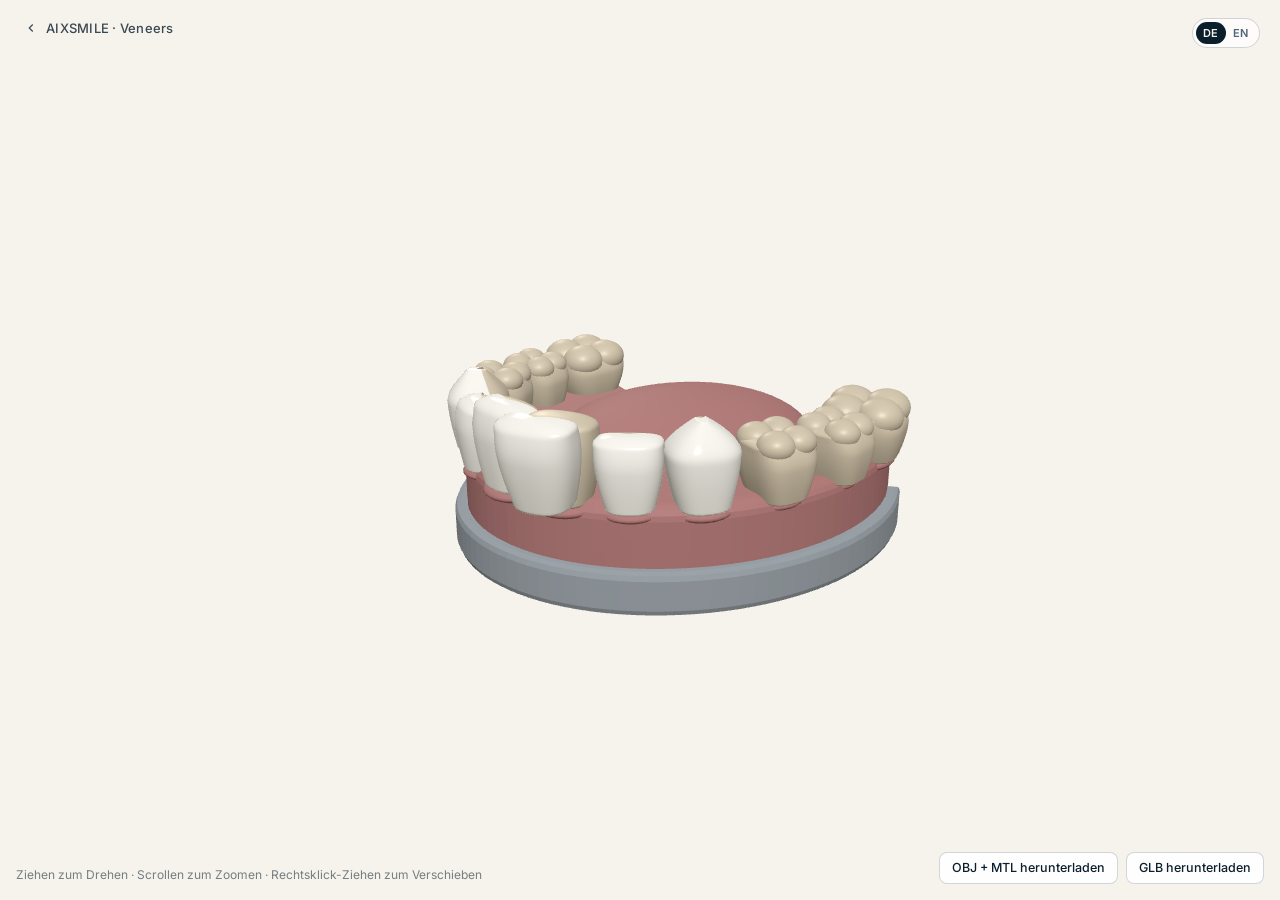
<file: viewer.html>
<!DOCTYPE html>
<html lang="de">
<head>
<meta charset="utf-8">
<title>3D-Modell – Veneers · AIXSMILE</title>
<link rel="icon" type="image/svg+xml" href="assets/tooth-mark.svg">
<link rel="stylesheet" href="assets/fonts/fonts.css">
<script type="importmap">
{
  "imports": {
    "three": "./js/vendor/three/three.module.js",
    "three/addons/controls/OrbitControls.js": "./js/vendor/three/addons/controls/OrbitControls.js",
    "three/addons/exporters/OBJExporter.js": "./js/vendor/three/addons/exporters/OBJExporter.js",
    "three/addons/exporters/GLTFExporter.js": "./js/vendor/three/addons/exporters/GLTFExporter.js"
  }
}
</script>
<style>
  html, body { margin: 0; height: 100%; background: #f6f3ec; font-family: 'Inter', system-ui, sans-serif; }
  three-d-stage:not(:defined) { visibility: hidden; }
  three-d-stage { display: block; width: 100vw; height: 100vh; }
  .back {
    position: absolute; top: 20px; left: 24px; z-index: 2;
    display: inline-flex; align-items: center; gap: 8px;
    font-size: 13px; font-weight: 500; letter-spacing: .02em;
    color: #0b1e2c; text-decoration: none; opacity: .8;
  }
  .back:hover { opacity: 1; }
  .back svg { width: 14px; height: 14px; }

  .langToggle {
    position: absolute; top: 18px; right: 20px; z-index: 2;
    display: inline-flex; align-items: center; border: 1px solid rgba(11, 30, 44, 0.18);
    border-radius: 999px; padding: 3px; background: rgba(255, 255, 255, 0.75); cursor: pointer; font: inherit;
  }
  .langToggle span {
    position: relative; z-index: 1; display: inline-flex; align-items: center; justify-content: center;
    width: 30px; height: 22px; font-size: 11px; font-weight: 600; letter-spacing: .04em;
    color: #4f6678; transition: color .3s ease;
  }
  .langToggle::before {
    content: ''; position: absolute; top: 3px; left: 3px; width: 30px; height: 22px;
    background: #0b1e2c; border-radius: 999px; transition: transform .3s cubic-bezier(.2,.7,.2,1);
  }
  .langToggle[data-active="en"]::before { transform: translateX(30px); }
  .langToggle[data-active="de"] span[data-lang="de"],
  .langToggle[data-active="en"] span[data-lang="en"] { color: #f6f3ec; }
</style>
</head>
<body>
<a class="back" href="index.html">
  <svg viewBox="0 0 24 24" fill="none" stroke="currentColor" stroke-width="2"><path d="M15 18l-6-6 6-6"/></svg>
  AIXSMILE · Veneers
</a>
<button type="button" class="langToggle" id="langToggle" data-active="de" aria-label="Sprache wechseln / Switch language">
  <span data-lang="de">DE</span><span data-lang="en">EN</span>
</button>
<three-d-stage name="aixsmile-veneers" background="#f6f3ec" autorotate></three-d-stage>
<script src="js/three-d-stage.js"></script>
<script type="module">
import { buildVeneerModel } from './js/veneer-model.js';
const stage = document.querySelector('three-d-stage');
let lang = localStorage.getItem('aixsmileLang') === 'en' ? 'en' : 'de';
stage.setAttribute('lang', lang);
document.documentElement.lang = lang;
const langToggle = document.getElementById('langToggle');
langToggle.setAttribute('data-active', lang);
langToggle.addEventListener('click', () => {
  lang = lang === 'de' ? 'en' : 'de';
  stage.setAttribute('lang', lang);
  document.documentElement.lang = lang;
  langToggle.setAttribute('data-active', lang);
  localStorage.setItem('aixsmileLang', lang);
});
const { THREE } = await stage.ready;
const { root, veneers } = buildVeneerModel(THREE);
// one shell shown lifted off, so it reads as a thin facial veneer
const lead = veneers.find(v => v.name === 'veneer_left_central_incisor');
lead.position.z += 0.0042;
lead.position.y -= 0.0012;
lead.rotation.x = -0.10;
stage.setObject(root);
</script>
</body>
</html>
</file>
<file: assets/fonts/fonts.css>
/* Inter (body) + Space Grotesk (display), self-hosted.
   Same pairing and same self-hosting rationale as the main aixsmile.de
   site, which loads them through next/font precisely so no visitor IP
   reaches Google (GDPR). Both are variable fonts spanning 400-700, so
   each subset is a single download. */

@font-face {
  font-family: 'Inter';
  font-style: normal;
  font-weight: 400 700;
  font-display: swap;
  src: url('./inter-var-latin.woff2') format('woff2');
  unicode-range: U+0000-00FF, U+0131, U+0152-0153, U+02BB-02BC, U+02C6, U+02DA, U+02DC, U+0304, U+0308, U+0329, U+2000-206F, U+20AC, U+2122, U+2191, U+2193, U+2212, U+2215, U+FEFF, U+FFFD;
}

@font-face {
  font-family: 'Inter';
  font-style: normal;
  font-weight: 400 700;
  font-display: swap;
  src: url('./inter-var-latin-ext.woff2') format('woff2');
  unicode-range: U+0100-02BA, U+02BD-02C5, U+02C7-02CC, U+02CE-02D7, U+02DD-02FF, U+0304, U+0308, U+0329, U+1D00-1DBF, U+1E00-1E9F, U+1EF2-1EFF, U+2020, U+20A0-20AB, U+20AD-20C0, U+2113, U+2C60-2C7F, U+A720-A7FF;
}

@font-face {
  font-family: 'Space Grotesk';
  font-style: normal;
  font-weight: 400 700;
  font-display: swap;
  src: url('./space-grotesk-var-latin.woff2') format('woff2');
  unicode-range: U+0000-00FF, U+0131, U+0152-0153, U+02BB-02BC, U+02C6, U+02DA, U+02DC, U+0304, U+0308, U+0329, U+2000-206F, U+20AC, U+2122, U+2191, U+2193, U+2212, U+2215, U+FEFF, U+FFFD;
}

@font-face {
  font-family: 'Space Grotesk';
  font-style: normal;
  font-weight: 400 700;
  font-display: swap;
  src: url('./space-grotesk-var-latin-ext.woff2') format('woff2');
  unicode-range: U+0100-02BA, U+02BD-02C5, U+02C7-02CC, U+02CE-02D7, U+02DD-02FF, U+0304, U+0308, U+0329, U+1D00-1DBF, U+1E00-1E9F, U+1EF2-1EFF, U+2020, U+20A0-20AB, U+20AD-20C0, U+2113, U+2C60-2C7F, U+A720-A7FF;
}
</file>
